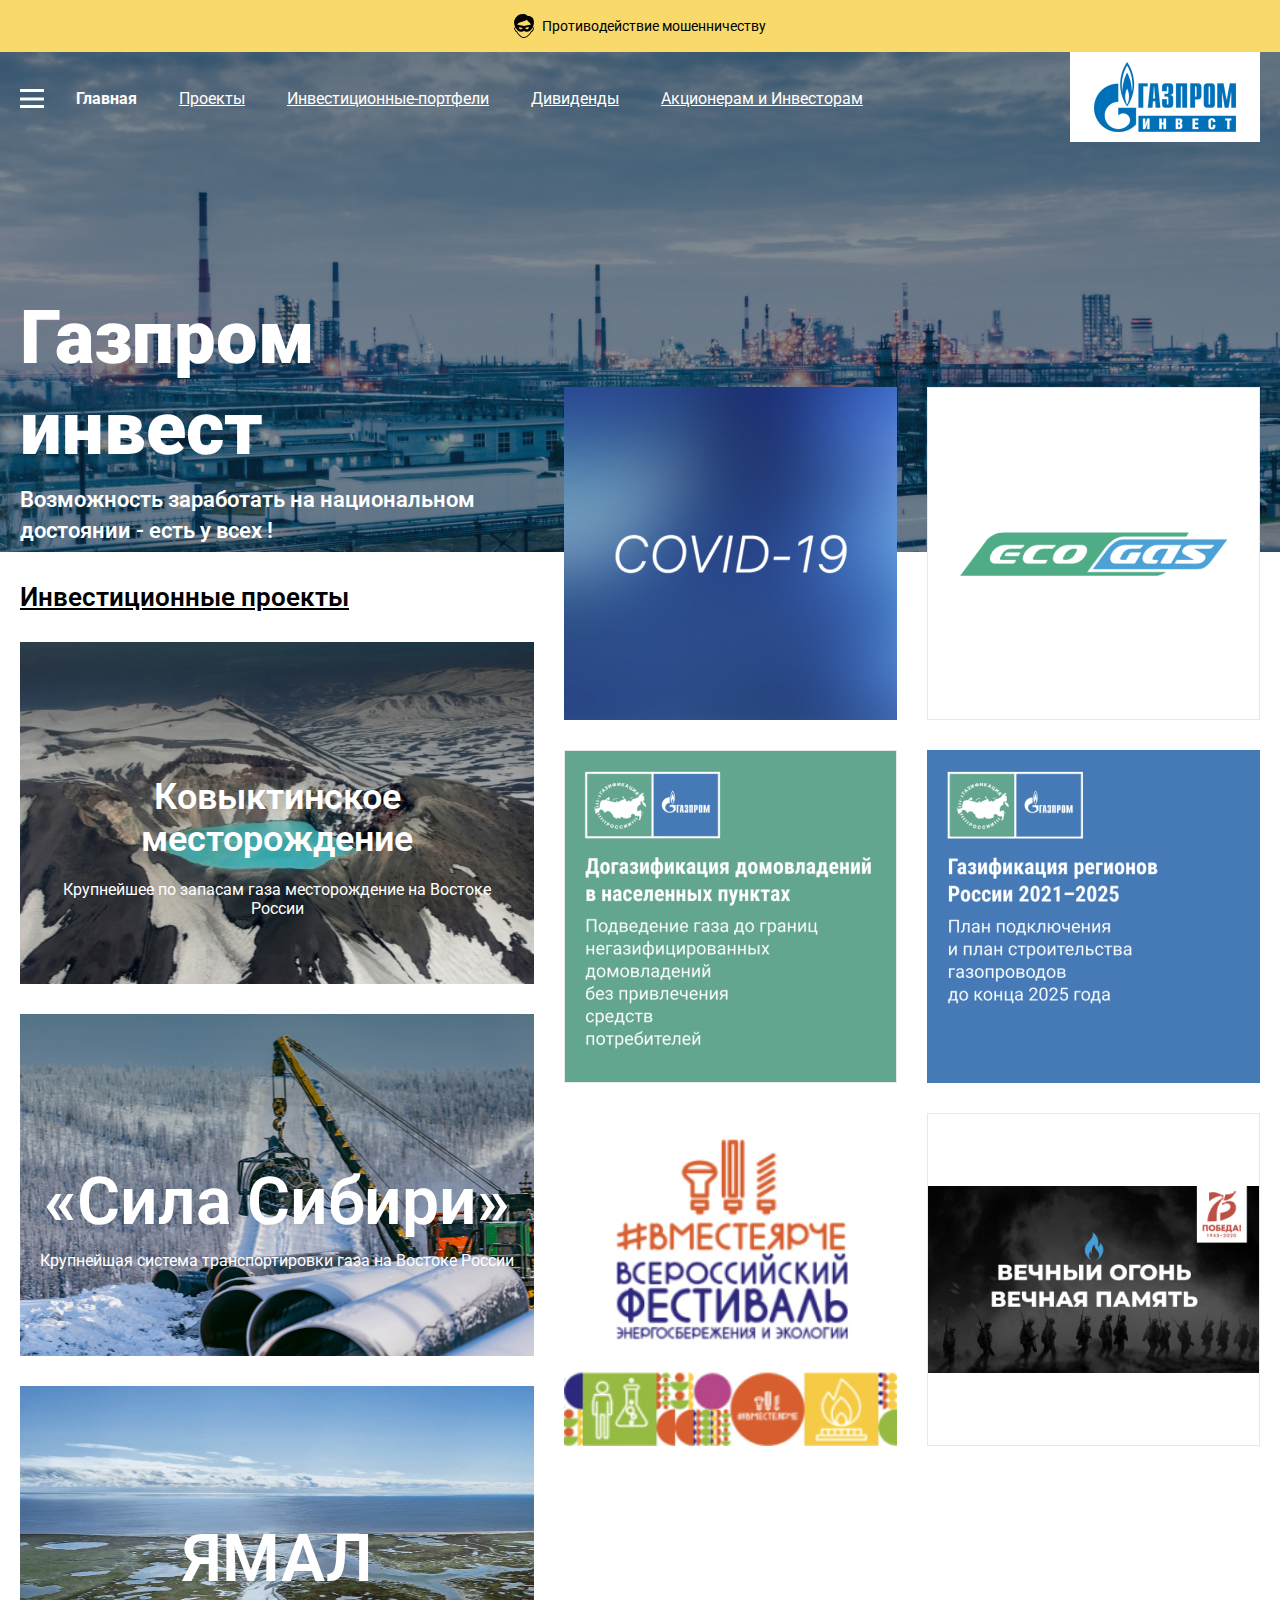
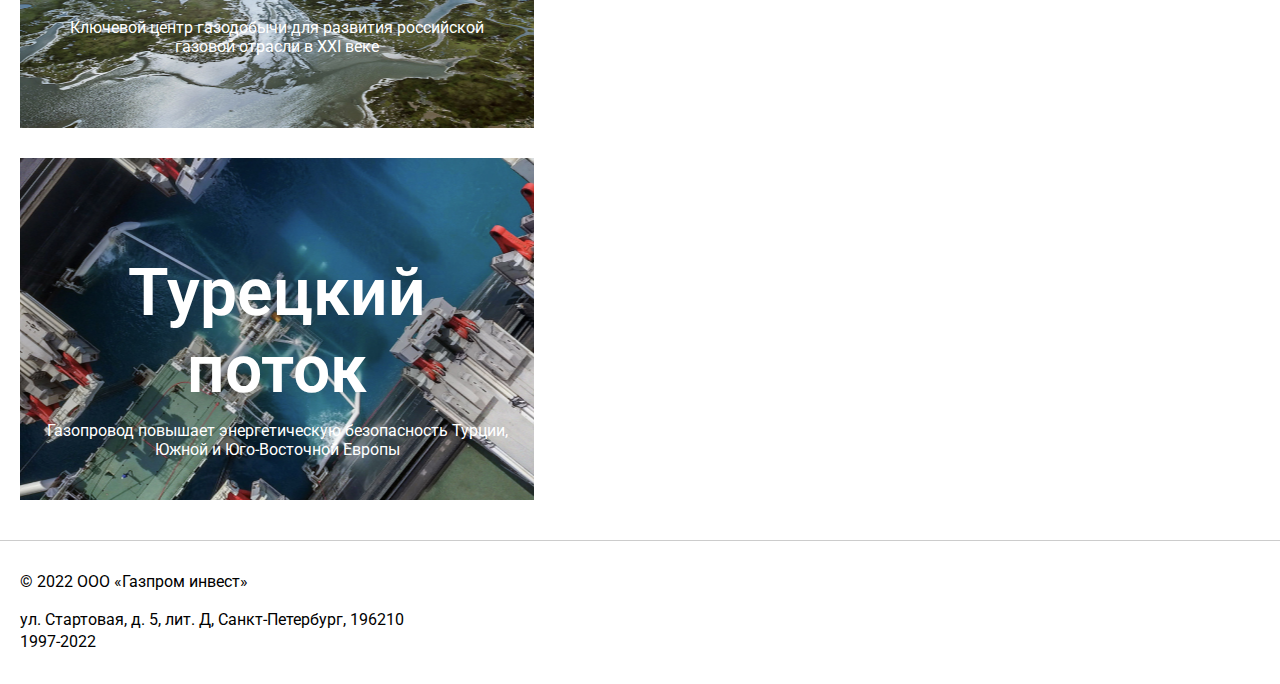
<file: index.html>
<!doctype html>
<html lang="ru">
<head>
    <meta charset="UTF-8">

    <meta name="viewport"
          content="width=device-width, user-scalable=no, initial-scale=1.0, maximum-scale=1.0, minimum-scale=1.0">
    <meta http-equiv="X-UA-Compatible" content="ie=edge">
    <title>Main</title>

    <link rel="preconnect" href="https://fonts.googleapis.com">
    <link rel="preconnect" href="https://fonts.gstatic.com" crossorigin>
    <link href="https://fonts.googleapis.com/css2?family=Roboto:wght@400;500;700;900&display=swap" rel="stylesheet">

    <link href="css/bootstrap.min.css" rel="stylesheet">
    <link rel="stylesheet" href="css/style.css">
    <link rel="stylesheet" href="css/media.css">
</head>

<body>

<div class="warning-message">
    <img src="img/icon/warning-face.svg" alt="" class="warning__img">
    <a href="fraud-warning.html" class="warning__link">Противодействие мошенничеству</a>
</div>

<header class="header header__main">
    <div class="header__wrapper">
        <div class="container header__container ">
            <div class="header__menu">
                <div class="menu__icon">
                    <span></span>
                </div>
                <nav class="menu__body">
                    <ul class="menu__list">
                        <li class="menu__item">
                            <a href="index.html" class="menu__link menu__link--active">Главная</a>
                        </li>
                        <li class="menu__item">
                            <a href="projects.html" class="menu__link">Проекты</a>
                        </li>
                        <li class="menu__item">
                            <a href="cases.html" class="menu__link">Инвестиционные-портфели</a>
                        </li>
                        <li class="menu__item">
                            <a href="dividends.html" class="menu__link">Дивиденды</a>
                        </li>
                        <li class="menu__item">
                            <a href="about-us.html" class="menu__link">Акционерам и Инвесторам</a>
                        </li>
                    </ul>
                </nav>
                <nav class="menu__body-extended">
                    <div class="menu__wrapper">

                        <div class="menu__search">
                            <a href="#" class="menu__search-btn"><img src="img/icon/search.svg" alt=""></a>
                            <input type="text" class="menu__search-text" placeholder="Что ищем?">
                        </div>
                        <div class="menu__buttons">
                            <a href="login.html" class="menu__btn menu__btn-login">Войти</a>
                            <a href="registration.html" class="menu__btn menu__btn-registration">Регистрация</a>
                        </div>
                    </div>
                    <ul class="menu__list">
                        <li class="menu__item">
                            <a href="index.html" class="menu__link">Главная</a>
                            <ul class="menu__sub-list">
                                <li class="menu__sub-item">
                                    <a href="#news" class="menu__sub-link">Новости</a>
                                </li>
                                <li class="menu__sub-item">
                                    <a href="#contacts" class="menu__sub-link">Контакты</a>
                                </li>
                            </ul>
                        </li>
                        <li class="menu__item">
                            <a href="projects.html" class="menu__link">Проекты</a>
                            <ul class="menu__sub-list">
                                <li class="menu__sub-item">
                                    <a href="projects.html#project1" class="menu__sub-link">Турецкий поток</a>
                                </li>
                                <li class="menu__sub-item">
                                    <a href="projects.html#project2" class="menu__sub-link">Северный поток - 2</a>
                                </li>
                                <li class="menu__sub-item">
                                    <a href="projects.html#project3" class="menu__sub-link">Ковыктинское месторождение</a>
                                </li>
                                <li class="menu__sub-item">
                                    <a href="projects.html#project4" class="menu__sub-link">Мегапроект ЯМАЛ</a>
                                </li>
                                <li class="menu__sub-item">
                                    <a href="projects.html#project5" class="menu__sub-link">Сила Сибири</a>
                                </li>
                                <li class="menu__sub-item">
                                    <a href="projects.html#project6" class="menu__sub-link">Заполярное месторождение</a>
                                </li>
                                <li class="menu__sub-item">
                                    <a href="projects.html#project7" class="menu__sub-link">Сахалин — Хабаровск — Владивосток</a>
                                </li>
                                <li class="menu__sub-item">
                                    <a href="projects.html#project8" class="menu__sub-link">Камчатка</a>
                                </li>
                            </ul>
                        </li>
                        <li class="menu__item">
                            <a href="dividends.html" class="menu__link">Дивиденды</a>
                            <ul class="menu__sub-list">
                                <li class="menu__sub-item">
                                    <a href="dividends.html#dividend-policy" class="menu__sub-link">Политика ПАО «Газпром»</a>
                                </li>
                                <li class="menu__sub-item">
                                    <a href="dividends.html#dividend-history" class="menu__sub-link">История дивидендных выплат</a>
                                </li>
                            </ul>
                        </li>
                        <li class="menu__item">
                            <a href="about-us.html" class="menu__link">Акционерам и Инвесторам</a>
                            <ul class="menu__sub-list">
                                <li class="menu__sub-item">
                                    <a href="about-us.html#about-stocks" class="menu__sub-link">Сведения об акциях</a>
                                </li>
                                <li class="menu__sub-item">
                                    <a href="about-us.html#about-history" class="menu__sub-link">История акционерного капитала</a>
                                </li>
                            </ul>
                        </li>
                    </ul>
                </nav>
            </div>
            <a href="index.html" class="header__logo"><img src="img/logo.png" alt="logo"></a>
        </div>
    </div>
</header>

<main class="main-page">
    <div class="container">
        <div class="wrapper">
            <div class="wrapper-title">
                <h1 class="main-page__title">Газпром инвест</h1>
                <h6 class="main-page__subtitle">Возможность заработать на национальном достоянии - есть у всех !</h6>
            </div>
            <div class="wrapper-project">
                <h6 class="main-page__project-title">Инвестиционные проекты</h6>
                <div class="main-page__project" style="background-image: url(img/project-1.jpg);">
                    <h2 class="title" id="main-page__project--2-title">Ковыктинское месторождение</h2>
                    <p class="text">Крупнейшее по запасам газа месторождение на Востоке России</p>
                </div>
                <div class="main-page__project" style="background-image: url(img/project-2.jpg);">
                    <h2 class="title main-page__project--3-title">«Сила Сибири»</h2>
                    <p class="text">Крупнейшая система транспортировки газа на Востоке России</p>
                </div>
                <div class="main-page__project" style="background-image: url(img/project-3.jpg);">
                    <h2 class="title main-page__project--4-title">ЯМАЛ</h2>
                    <p class="text">Ключевой центр газодобычи для развития российской газовой отрасли в XXI веке</p>
                </div>
                <div class="main-page__project" style="background-image: url(img/project-4.jpg);">
                    <h2 class="title main-page__project--5-title">Турецкий поток</h2>
                    <p class="text">Газопровод повышает энергетическую безопасность Турции, Южной и Юго-Восточной Европы</p>
                </div>
            </div>
            <div class="wrapper-banner">
                <div class="wrapper-inner" id="news">
                    <div class="main-page__banner" style="background-image: url(img/banner-1.jpg);"></div>
                    <div class="main-page__banner" style="background-image: url(img/banner-2.jpg);"></div>
                    <div class="main-page__banner" style="background-image: url(img/banner-3.jpg);"></div>
                    <div class="main-page__banner" style="background-image: url(img/banner-4.jpg);"></div>
                    <div class="main-page__banner" style="background-image: url(img/banner-5.jpg);"></div>
                    <div class="main-page__banner" style="background-image: url(img/banner-6.jpg);"></div>
                </div>
            </div>
        </div>
   </div>
</main>

<footer class="footer" id="contacts">
    <hr class="footer__line">
    <div class="container">
        <div class="footer__wrapper">
            <p class="footer__text">© 2022 ООО «Газпром инвест»</p>
            <p class="footer__text">ул. Стартовая, д. 5, лит. Д, Санкт-Петербург, 196210 1997-2022</p>
        </div>
    </div>
</footer>

<script src="js/main.js"></script>

</body>
</html>
</file>
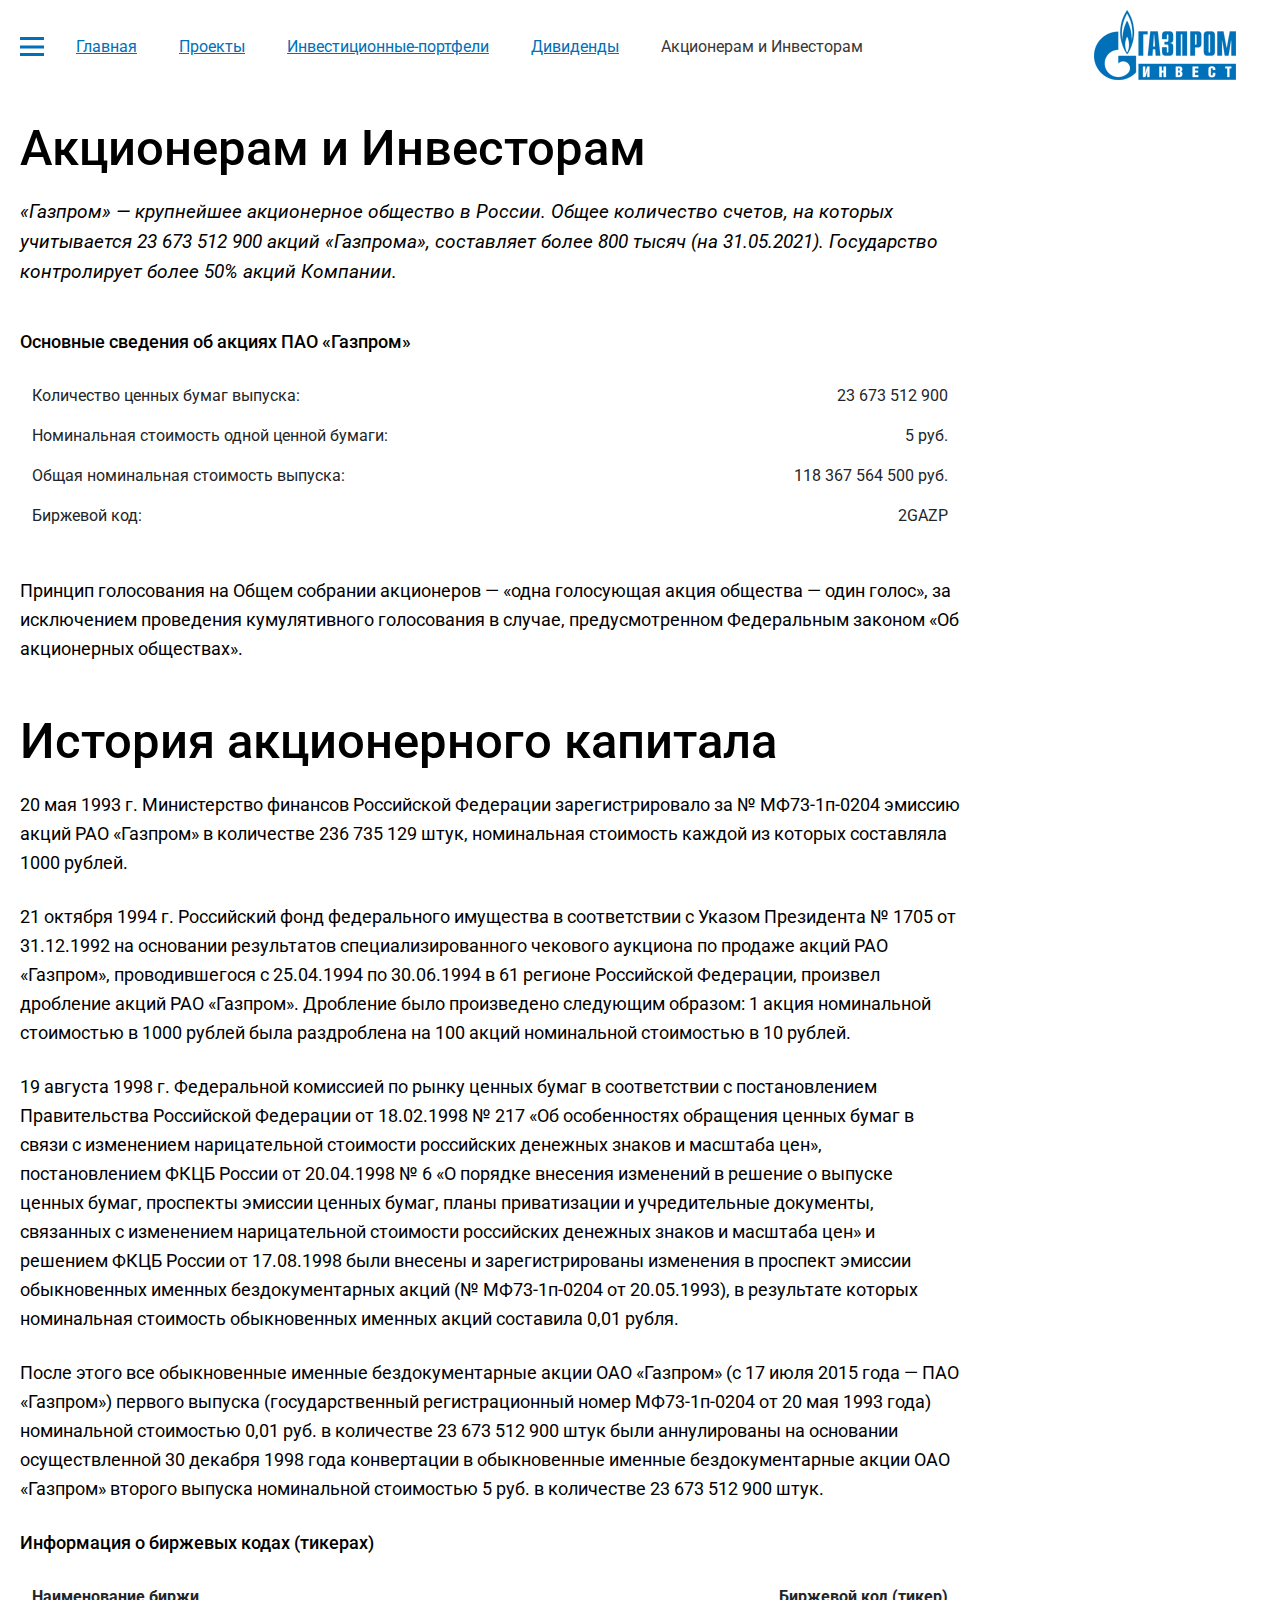
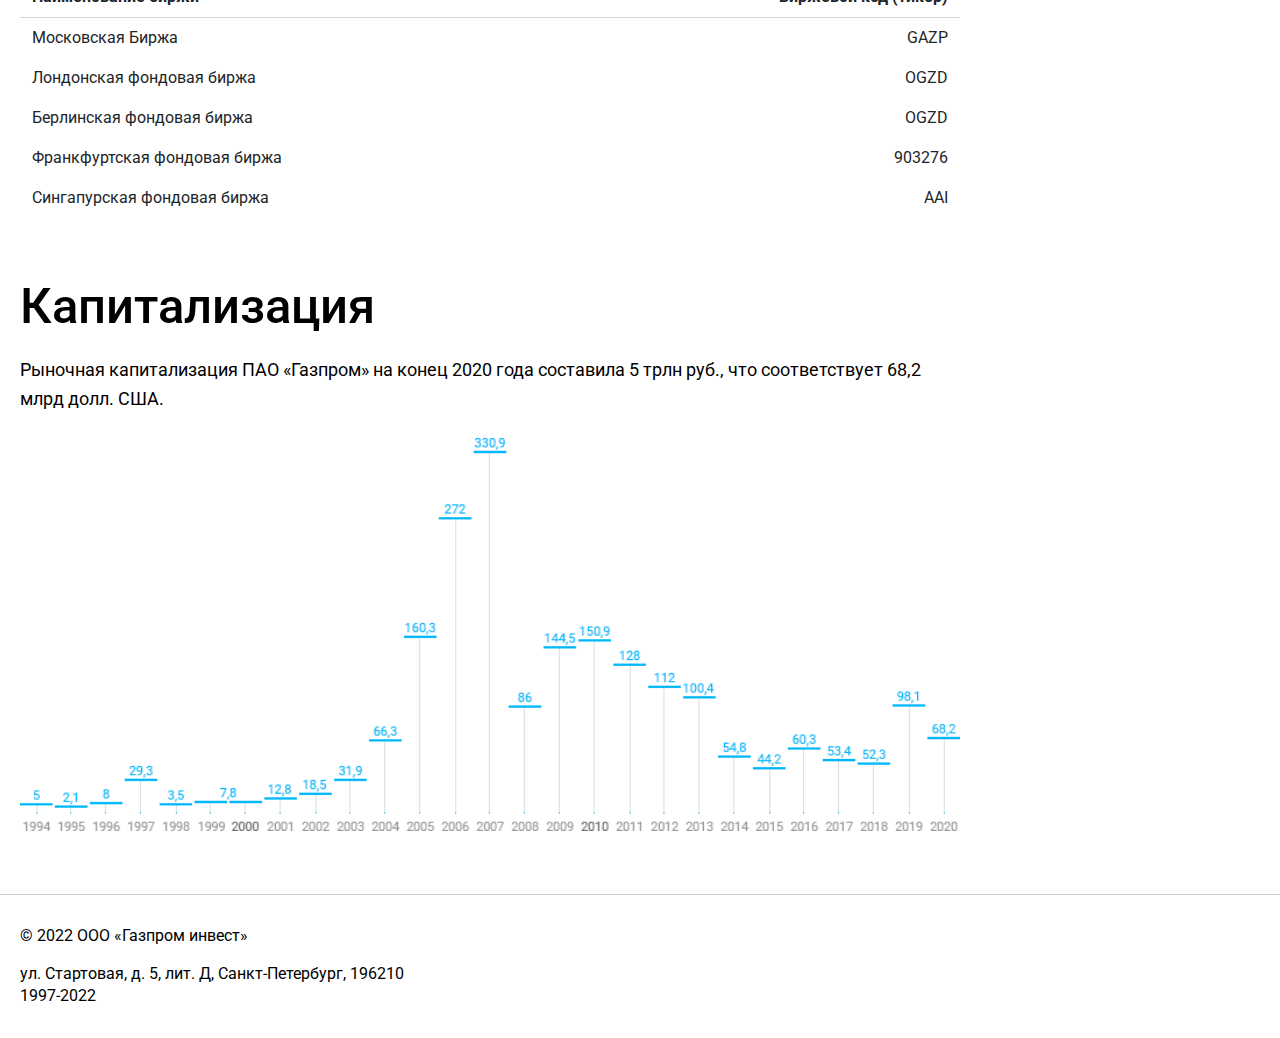
<file: about-us.html>
<!doctype html>
<html lang="ru">
<head>
    <meta charset="UTF-8">

    <meta name="viewport"
          content="width=device-width, user-scalable=no, initial-scale=1.0, maximum-scale=1.0, minimum-scale=1.0">
    <meta http-equiv="X-UA-Compatible" content="ie=edge">
    <title>For shareholders and investors</title>

    <link rel="preconnect" href="https://fonts.googleapis.com">
    <link rel="preconnect" href="https://fonts.gstatic.com" crossorigin>
    <link href="https://fonts.googleapis.com/css2?family=Roboto:wght@400;500;700;900&display=swap" rel="stylesheet">

    <link href="css/bootstrap.min.css" rel="stylesheet">
    <link rel="stylesheet" href="css/style.css">
    <link rel="stylesheet" href="css/media.css">
</head>

<body>

<header class="header">
    <div class="header__wrapper">
        <div class="container header__container">
        <div class="header__menu">
            <div class="menu__icon menu__icon--light">
                <span></span>
            </div>
            <nav class="menu__body">
                <ul class="menu__list">
                    <li class="menu__item">
                        <a href="index.html" class="menu__link menu__link--light">Главная</a>
                    </li>
                    <li class="menu__item">
                        <a href="projects.html" class="menu__link menu__link--light">Проекты</a>
                    </li>
                    <li class="menu__item">
                        <a href="cases.html" class="menu__link menu__link--light">Инвестиционные-портфели</a>
                    </li>
                    <li class="menu__item">
                        <a href="dividends.html" class="menu__link menu__link--light">Дивиденды</a>
                    </li>
                    <li class="menu__item">
                        <a href="about-us.html" class="menu__link menu__link--light menu__link--activelight">Акционерам и Инвесторам</a>
                    </li>
                </ul>
            </nav>

            <nav class="menu__body-extended">
                <div class="menu__wrapper">
                    <div class="menu__search">
                        <a href="#" class="menu__search-btn"><img src="img/icon/search.svg" alt=""></a>
                        <input type="text" class="menu__search-text" placeholder="Что ищем?">
                    </div>
                    <div class="menu__buttons">
                        <a href="login.html" class="menu__btn menu__btn-login">Войти</a>
                        <a href="registration.html" class="menu__btn menu__btn-registration">Регистрация</a>
                    </div>
                </div>

                <ul class="menu__list">
                    <li class="menu__item">
                        <a href="index.html" class="menu__link">Главная</a>
                        <ul class="menu__sub-list">
                            <li class="menu__sub-item">
                                <a href="index.html#news" class="menu__sub-link">Новости</a>
                            </li>
                            <li class="menu__sub-item">
                                <a href="index.html#contacts" class="menu__sub-link">Контакты</a>
                            </li>
                        </ul>
                    </li>
                    <li class="menu__item">
                        <a href="projects.html" class="menu__link">Проекты</a>
                        <ul class="menu__sub-list">
                            <li class="menu__sub-item">
                                <a href="projects.html#project1" class="menu__sub-link">Турецкий поток</a>
                            </li>
                            <li class="menu__sub-item">
                                <a href="projects.html#project2" class="menu__sub-link">Северный поток - 2</a>
                            </li>
                            <li class="menu__sub-item">
                                <a href="projects.html#project3" class="menu__sub-link">Ковыктинское месторождение</a>
                            </li>
                            <li class="menu__sub-item">
                                <a href="projects.html#project4" class="menu__sub-link">Мегапроект ЯМАЛ</a>
                            </li>
                            <li class="menu__sub-item">
                                <a href="projects.html#project5" class="menu__sub-link">Сила Сибири</a>
                            </li>
                            <li class="menu__sub-item">
                                <a href="projects.html#project6" class="menu__sub-link">Заполярное месторождение</a>
                            </li>
                            <li class="menu__sub-item">
                                <a href="projects.html#project7" class="menu__sub-link">Сахалин — Хабаровск — Владивосток</a>
                            </li>
                            <li class="menu__sub-item">
                                <a href="projects.html#project8" class="menu__sub-link">Камчатка</a>
                            </li>
                        </ul>
                    </li>
                    <li class="menu__item">
                        <a href="dividends.html" class="menu__link">Дивиденды</a>
                        <ul class="menu__sub-list">
                            <li class="menu__sub-item">
                                <a href="dividends.html#dividend-policy" class="menu__sub-link">Политика ПАО «Газпром»</a>
                            </li>
                            <li class="menu__sub-item">
                                <a href="dividends.html#dividend-history" class="menu__sub-link">История дивидендных выплат</a>
                            </li>
                        </ul>
                    </li>
                    <li class="menu__item">
                        <a href="about-us.html" class="menu__link">Акционерам и Инвесторам</a>
                        <ul class="menu__sub-list">
                            <li class="menu__sub-item">
                                <a href="#about-stocks" class="menu__sub-link">Сведения об акциях</a>
                            </li>
                            <li class="menu__sub-item">
                                <a href="#about-history" class="menu__sub-link">История акционерного капитала</a>
                            </li>
                        </ul>
                    </li>
                </ul>
            </nav>

        </div>
        <a href="index.html" class="header__logo"><img src="img/logo.png" alt="logo"></a>
    </div>
    </div>
</header>

<main class="about-us">
    <div class="container">
        <h1 class="about__title">Акционерам и Инвесторам</h1>
        <p class="about__text-italic">«Газпром» — крупнейшее акционерное общество в России. Общее количество счетов, на которых учитывается 23 673 512 900 акций «Газпрома», составляет более 800 тысяч (на 31.05.2021). Государство контролирует более 50% акций Компании.</p>
        <p class="about__text-bold" id="about-stocks">Основные сведения об акциях ПАО «Газпром»</p>
        <table class="table about__table-stocks">
            <tbody>
            <tr>
                <td>Количество ценных бумаг выпуска:</td>
                <td>23 673 512 900</td>
            </tr>
            <tr>
                <td>Номинальная стоимость одной ценной бумаги:</td>
                <td>5 руб.</td>
            </tr>
            <tr>
                <td>Общая номинальная стоимость выпуска:</td>
                <td>118 367 564 500 руб.</td>
            </tr>
            <tr>
                <td>Биржевой код:</td>
                <td>2GAZP</td>
            </tr>
            </tbody>
        </table>
        <p class="about__text">Принцип голосования на Общем собрании акционеров — «одна голосующая акция общества — один голос», за исключением проведения кумулятивного голосования в случае, предусмотренном Федеральным законом «Об акционерных обществах».</p>
        <h1 class="about__title about__title--margin">История акционерного капитала</h1>
        <p class="about__text">20 мая 1993 г. Министерство финансов Российской Федерации зарегистрировало за № МФ73-1п-0204 эмиссию акций РАО «Газпром» в количестве 236 735 129 штук, номинальная стоимость каждой из которых составляла 1000 рублей.</p>
        <p class="about__text">21 октября 1994 г. Российский фонд федерального имущества в соответствии с Указом Президента № 1705 от 31.12.1992 на основании результатов специализированного чекового аукциона по продаже акций РАО «Газпром», проводившегося с 25.04.1994 по 30.06.1994 в 61 регионе Российской Федерации, произвел дробление акций РАО «Газпром». Дробление было произведено следующим образом: 1 акция номинальной стоимостью в 1000 рублей была раздроблена на 100 акций номинальной стоимостью в 10 рублей.</p>
        <p class="about__text">19 августа 1998 г. Федеральной комиссией по рынку ценных бумаг в соответствии с постановлением Правительства Российской Федерации от 18.02.1998 № 217 «Об особенностях обращения ценных бумаг в связи с изменением нарицательной стоимости российских денежных знаков и масштаба цен», постановлением ФКЦБ России от 20.04.1998 № 6 «О порядке внесения изменений в решение о выпуске ценных бумаг, проспекты эмиссии ценных бумаг, планы приватизации и учредительные документы, связанных с изменением нарицательной стоимости российских денежных знаков и масштаба цен» и решением ФКЦБ России от 17.08.1998 были внесены и зарегистрированы изменения в проспект эмиссии обыкновенных именных бездокументарных акций (№ МФ73-1п-0204 от 20.05.1993), в результате которых номинальная стоимость обыкновенных именных акций составила 0,01 рубля.</p>
        <p class="about__text">После этого все обыкновенные именные бездокументарные акции ОАО «Газпром» (с 17 июля 2015 года — ПАО «Газпром») первого выпуска (государственный регистрационный номер МФ73-1п-0204 от 20 мая 1993 года) номинальной стоимостью 0,01 руб. в количестве 23 673 512 900 штук были аннулированы на основании осуществленной 30 декабря 1998 года конвертации в обыкновенные именные бездокументарные акции ОАО «Газпром» второго выпуска номинальной стоимостью 5 руб. в количестве 23 673 512 900 штук.</p>
        <p class="about__text-bold" id="about-history">Информация о биржевых кодах (тикерах)</p>
        <table class="table about__table-exchanges">
            <thead>
            <tr>
                <th>Наименование биржи</th>
                <th>Биржевой код (тикер)</th>
            </tr>
            </thead>
            <tbody>
            <tr>
                <td>Московская Биржа</td>
                <td>GAZP</td>
            </tr>
            <tr>
                <td>Лондонская фондовая биржа</td>
                <td>OGZD</td>
            </tr>
            <tr>
                <td>Берлинская фондовая биржа</td>
                <td>OGZD</td>
            </tr>
            <tr>
                <td>Франкфуртская фондовая биржа</td>
                <td>903276</td>
            </tr>
            <tr>
                <td>Сингапурская фондовая биржа</td>
                <td>AAI</td>
            </tr>
            </tbody>
        </table>
        <h1 class="about__title">Капитализация</h1>
        <p class="about__text">Рыночная капитализация ПАО «Газпром» на конец 2020 года составила 5 трлн руб., что соответствует 68,2 млрд долл. США.</p>
        <img src="img/graph.png" alt="" class="about__graph">
    </div>
</main>

<footer class="footer">
    <hr class="footer__line">
    <div class="container">
        <div class="footer__wrapper">
            <p class="footer__text">© 2022 ООО «Газпром инвест»</p>
            <p class="footer__text">ул. Стартовая, д. 5, лит. Д, Санкт-Петербург, 196210 1997-2022</p>
        </div>
    </div>
</footer>

<script src="js/main.js"></script>
</body>
</html>
</file>
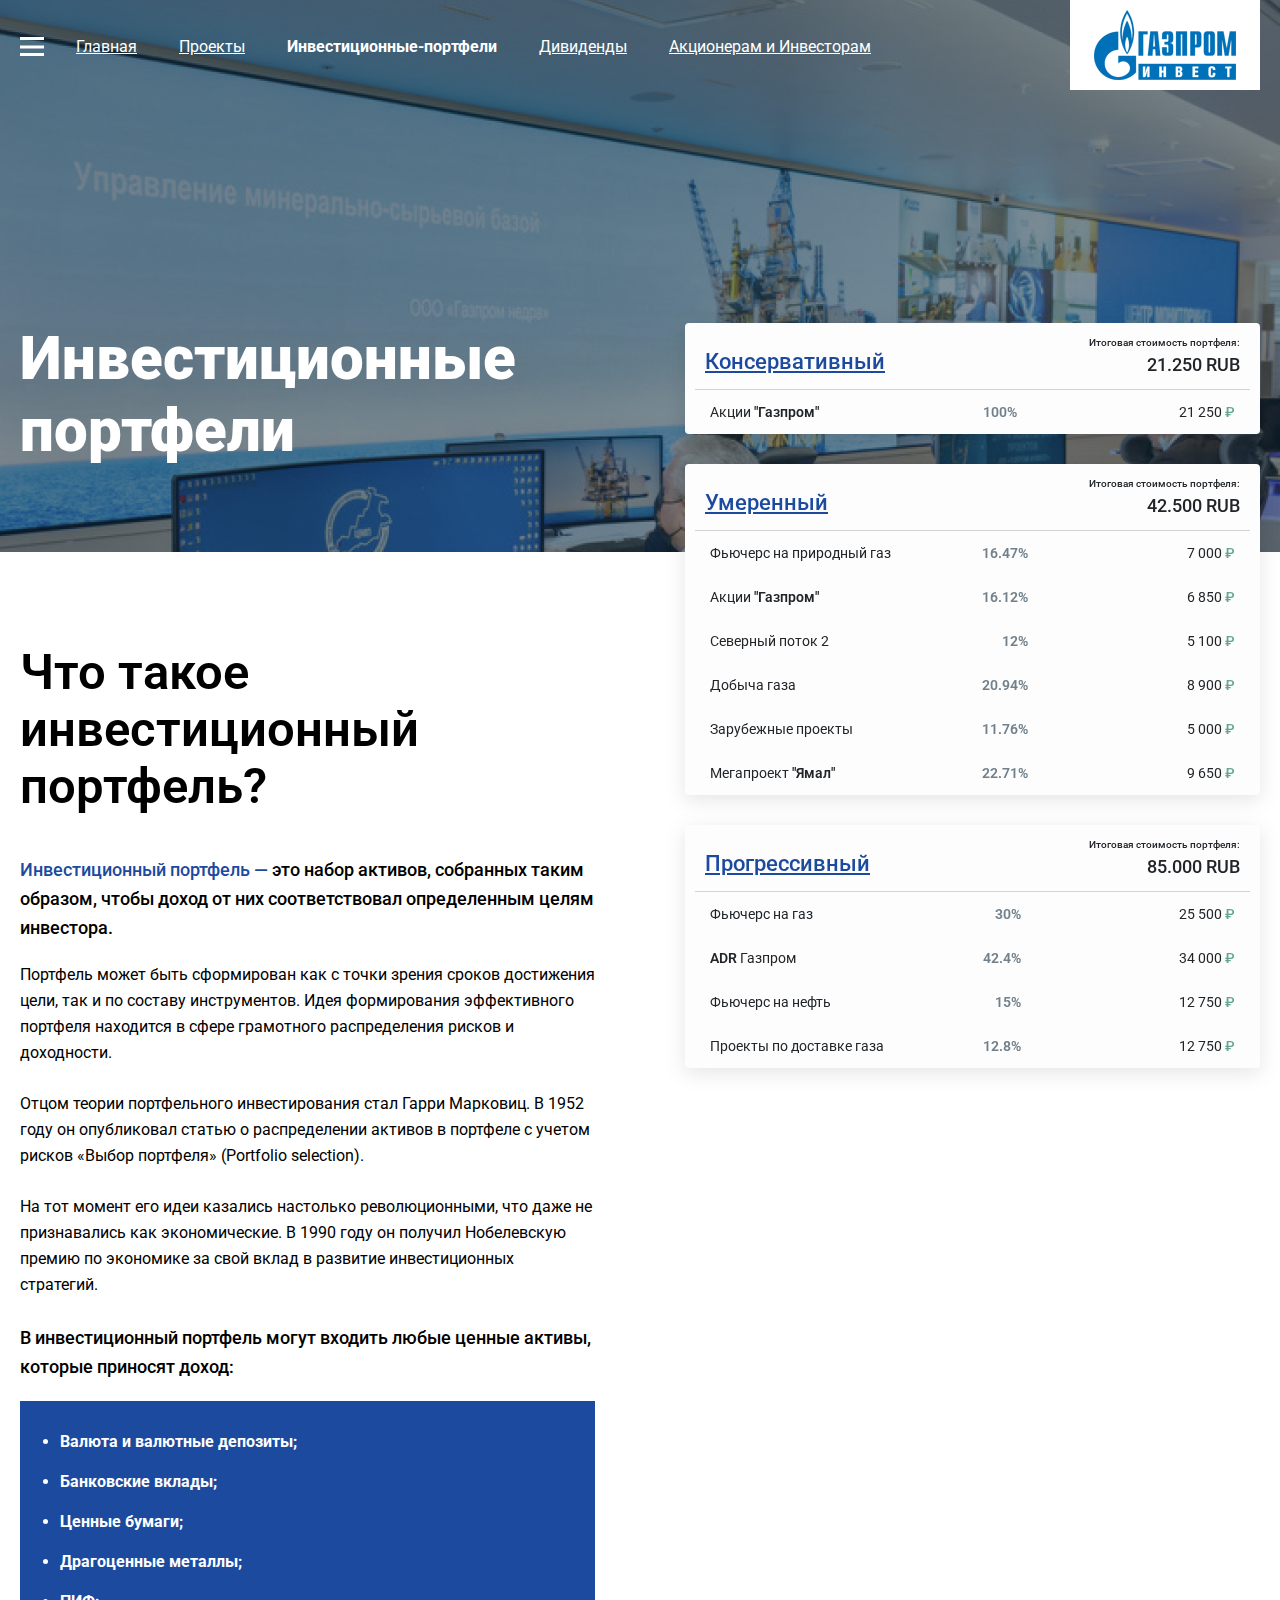
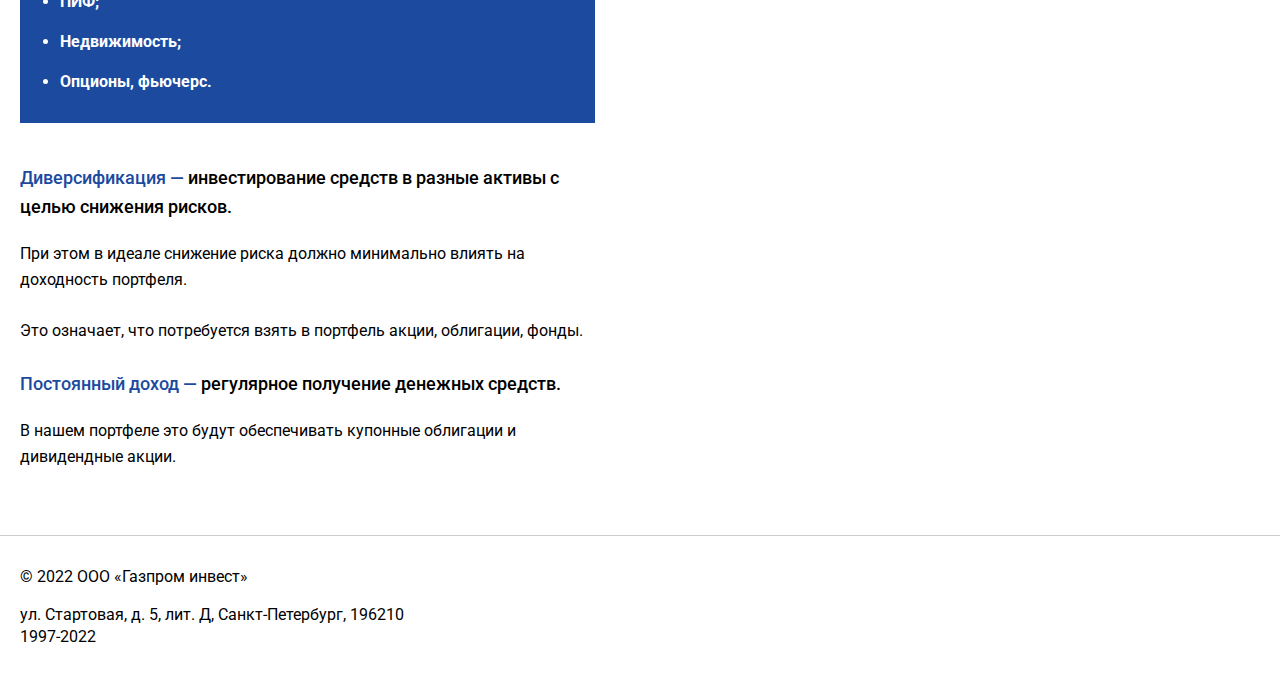
<file: cases.html>
<!doctype html>
<html lang="ru">
<head>
    <meta charset="UTF-8">

    <meta name="viewport"
          content="width=device-width, user-scalable=no, initial-scale=1.0, maximum-scale=1.0, minimum-scale=1.0">
    <meta http-equiv="X-UA-Compatible" content="ie=edge">
    <title>Investment portfolios</title>

    <link rel="preconnect" href="https://fonts.googleapis.com">
    <link rel="preconnect" href="https://fonts.gstatic.com" crossorigin>
    <link href="https://fonts.googleapis.com/css2?family=Roboto:wght@400;500;700;900&display=swap" rel="stylesheet">

    <link href="css/bootstrap.min.css" rel="stylesheet">
    <link rel="stylesheet" href="css/style.css">
    <link rel="stylesheet" href="css/media.css">
</head>

<body>

<header class="header header__investments">
    <div class="header__wrapper">
        <div class="container header__container">
        <div class="header__menu">
            <div class="menu__icon">
                <span></span>
            </div>
            <nav class="menu__body">
                <ul class="menu__list">
                    <li class="menu__item">
                        <a href="index.html" class="menu__link">Главная</a>
                    </li>
                    <li class="menu__item">
                        <a href="projects.html" class="menu__link">Проекты</a>
                    </li>
                    <li class="menu__item">
                        <a href="cases.html" class="menu__link menu__link--active">Инвестиционные-портфели</a>
                    </li>
                    <li class="menu__item">
                        <a href="dividends.html" class="menu__link">Дивиденды</a>
                    </li>
                    <li class="menu__item">
                        <a href="about-us.html" class="menu__link">Акционерам и Инвесторам</a>
                    </li>
                </ul>
            </nav>

            <nav class="menu__body-extended">
                <div class="menu__wrapper">
                    <div class="menu__search">
                        <a href="#" class="menu__search-btn"><img src="img/icon/search.svg" alt=""></a>
                        <input type="text" class="menu__search-text" placeholder="Что ищем?">
                    </div>
                    <div class="menu__buttons">
                        <a href="login.html" class="menu__btn menu__btn-login">Войти</a>
                        <a href="registration.html" class="menu__btn menu__btn-registration">Регистрация</a>
                    </div>
                </div>

                <ul class="menu__list">
                    <li class="menu__item">
                        <a href="index.html" class="menu__link">Главная</a>
                        <ul class="menu__sub-list">
                            <li class="menu__sub-item">
                                <a href="index.html#news" class="menu__sub-link">Новости</a>
                            </li>
                            <li class="menu__sub-item">
                                <a href="index.html#contacts" class="menu__sub-link">Контакты</a>
                            </li>
                        </ul>
                    </li>
                    <li class="menu__item">
                        <a href="projects.html" class="menu__link">Проекты</a>
                        <ul class="menu__sub-list">
                            <li class="menu__sub-item">
                                <a href="projects.html#project1" class="menu__sub-link">Турецкий поток</a>
                            </li>
                            <li class="menu__sub-item">
                                <a href="projects.html#project2" class="menu__sub-link">Северный поток - 2</a>
                            </li>
                            <li class="menu__sub-item">
                                <a href="projects.html#project3" class="menu__sub-link">Ковыктинское месторождение</a>
                            </li>
                            <li class="menu__sub-item">
                                <a href="projects.html#project4" class="menu__sub-link">Мегапроект ЯМАЛ</a>
                            </li>
                            <li class="menu__sub-item">
                                <a href="projects.html#project5" class="menu__sub-link">Сила Сибири</a>
                            </li>
                            <li class="menu__sub-item">
                                <a href="projects.html#project6" class="menu__sub-link">Заполярное месторождение</a>
                            </li>
                            <li class="menu__sub-item">
                                <a href="projects.html#project7" class="menu__sub-link">Сахалин — Хабаровск — Владивосток</a>
                            </li>
                            <li class="menu__sub-item">
                                <a href="projects.html#project8" class="menu__sub-link">Камчатка</a>
                            </li>
                        </ul>
                    </li>
                    <li class="menu__item">
                        <a href="dividends.html" class="menu__link">Дивиденды</a>
                        <ul class="menu__sub-list">
                            <li class="menu__sub-item">
                                <a href="dividends.html#dividend-policy" class="menu__sub-link">Политика ПАО «Газпром»</a>
                            </li>
                            <li class="menu__sub-item">
                                <a href="dividends.html#dividend-history" class="menu__sub-link">История дивидендных выплат</a>
                            </li>
                        </ul>
                    </li>
                    <li class="menu__item">
                        <a href="about-us.html" class="menu__link">Акционерам и Инвесторам</a>
                        <ul class="menu__sub-list">
                            <li class="menu__sub-item">
                                <a href="about-us.html#about-stocks" class="menu__sub-link">Сведения об акциях</a>
                            </li>
                            <li class="menu__sub-item">
                                <a href="about-us.html#about-history" class="menu__sub-link">История акционерного капитала</a>
                            </li>
                        </ul>
                    </li>
                </ul>
            </nav>

        </div>
        <a href="index.html" class="header__logo"><img src="img/logo.png" alt="logo"></a>
    </div>
    </div>
</header>

<main class="investments">
    <div class="container">
        <div class="investments__wrapper">
            <h1 class="investments__title">Инвестиционные портфели</h1>
            <div class="investments__content">
                <h6 class="investments__subtitle">Что такое инвестиционный портфель?</h6>
                <p class="investments__text-bold"><span>Инвестиционный портфель —</span> это набор активов, собранных таким образом, чтобы доход от них соответствовал определенным целям инвестора.</p>
                <p class="investments__text">Портфель может быть сформирован как с точки зрения сроков достижения цели, так и по составу инструментов. Идея формирования эффективного портфеля находится в сфере грамотного распределения рисков и доходности.</p>
                <p class="investments__text">Отцом теории портфельного инвестирования стал Гарри Марковиц. В 1952 году он опубликовал статью о распределении активов в портфеле с учетом рисков «Выбор портфеля» (Portfolio selection).</p>
                <p class="investments__text">На тот момент его идеи казались настолько революционными, что даже не признавались как экономические. В 1990 году он получил Нобелевскую премию по экономике за свой вклад в развитие инвестиционных стратегий.</p>
                <p class="investments__text-bold">В инвестиционный портфель могут входить любые ценные активы, которые приносят доход:</p>
                <ul class="investments__list">
                    <li class="investments__item">Валюта и валютные депозиты;</li>
                    <li class="investments__item">Банковские вклады;</li>
                    <li class="investments__item">Ценные бумаги;</li>
                    <li class="investments__item">Драгоценные металлы;</li>
                    <li class="investments__item">ПИФ;</li>
                    <li class="investments__item">Недвижимость;</li>
                    <li class="investments__item">Опционы, фьючерс.</li>
                </ul>
                <p class="investments__text-bold"><span>Диверсификация —</span> инвестирование средств в разные активы с целью снижения рисков.</p>
                <p class="investments__text">При этом в идеале снижение риска должно минимально влиять на доходность портфеля.</p>
                <p class="investments__text">Это означает, что потребуется взять в портфель акции, облигации, фонды.</p>
                <p class="investments__text-bold"><span>Постоянный доход —</span> регулярное получение денежных средств.</p>
                <p class="investments__text">В нашем портфеле это будут обеспечивать купонные облигации и дивидендные акции.</p>
            </div>
            <div class="investments__tables">

                <div class="investments__table-wrapper">
                    <table class="table investments__table">
                        <thead>
                        <tr>
                            <th>Консервативный</th>
                            <th></th>
                            <th><p>Итоговая стоимость портфеля:</p><span>21.250 RUB</span></th>
                        </tr>
                        </thead>
                        <tbody>
                        <tr>
                            <td>Акции <span>"Газпром"</span></td>
                            <td>100%</td>
                            <td>21 250 <span>₽</span></td>
                        </tr>
                        </tbody>
                    </table>
                </div>
                <div class="investments__table-wrapper">
                    <table class="table investments__table">
                        <thead>
                        <tr>
                            <th>Умеренный</th>
                            <th></th>
                            <th><p>Итоговая стоимость портфеля:</p><span>42.500 RUB</span></th>
                        </tr>
                        </thead>
                        <tbody>
                        <tr>
                            <td>Фьючерс на природный газ</td>
                            <td>16.47%</td>
                            <td>7 000 <span>₽</span></td>
                        </tr>
                        <tr>
                            <td>Акции <span>"Газпром"</span></td>
                            <td>16.12%</td>
                            <td>6 850 <span>₽</span></td>
                        </tr>
                        <tr>
                            <td>Северный поток 2</td>
                            <td>12%</td>
                            <td>5 100 <span>₽</span></td>
                        </tr>
                        <tr>
                            <td>Добыча газа</td>
                            <td>20.94%</td>
                            <td>8 900 <span>₽</span></td>
                        </tr>
                        <tr>
                            <td>Зарубежные проекты</td>
                            <td>11.76%</td>
                            <td>5 000 <span>₽</span></td>
                        </tr>
                        <tr>
                            <td>Мегапроект <span>"Ямал"</span></td>
                            <td>22.71%</td>
                            <td>9 650 <span>₽</span></td>
                        </tr>
                        </tbody>
                    </table>
                </div>
                <div class="investments__table-wrapper">
                    <table class="table investments__table">
                        <thead>
                        <tr>
                            <th>Прогрессивный</th>
                            <th></th>
                            <th><p>Итоговая стоимость портфеля:</p><span>85.000 RUB</span></th>
                        </tr>
                        </thead>
                        <tbody>
                        <tr>
                            <td>Фьючерс на газ</td>
                            <td>30%</td>
                            <td>25 500 <span>₽</span></td>
                        </tr>
                        <tr>
                            <td><span>ADR</span> Газпром</td>
                            <td>42.4%</td>
                            <td>34 000 <span>₽</span></td>
                        </tr>
                        <tr>
                            <td>Фьючерс на нефть</td>
                            <td>15%</td>
                            <td>12 750 <span>₽</span></td>
                        </tr>
                        <tr>
                            <td>Проекты по доставке газа</td>
                            <td>12.8%</td>
                            <td>12 750 <span>₽</span></td>
                        </tr>
                        </tbody>
                    </table>
                </div>

            </div>
        </div>
    </div>
</main>

<footer class="footer" id="contacts">
    <hr class="footer__line">
    <div class="container">
        <div class="footer__wrapper">
            <p class="footer__text">© 2022 ООО «Газпром инвест»</p>
            <p class="footer__text">ул. Стартовая, д. 5, лит. Д, Санкт-Петербург, 196210 1997-2022</p>
        </div>
    </div>
</footer>

<script src="js/main.js"></script>

</body>
</html>
</file>
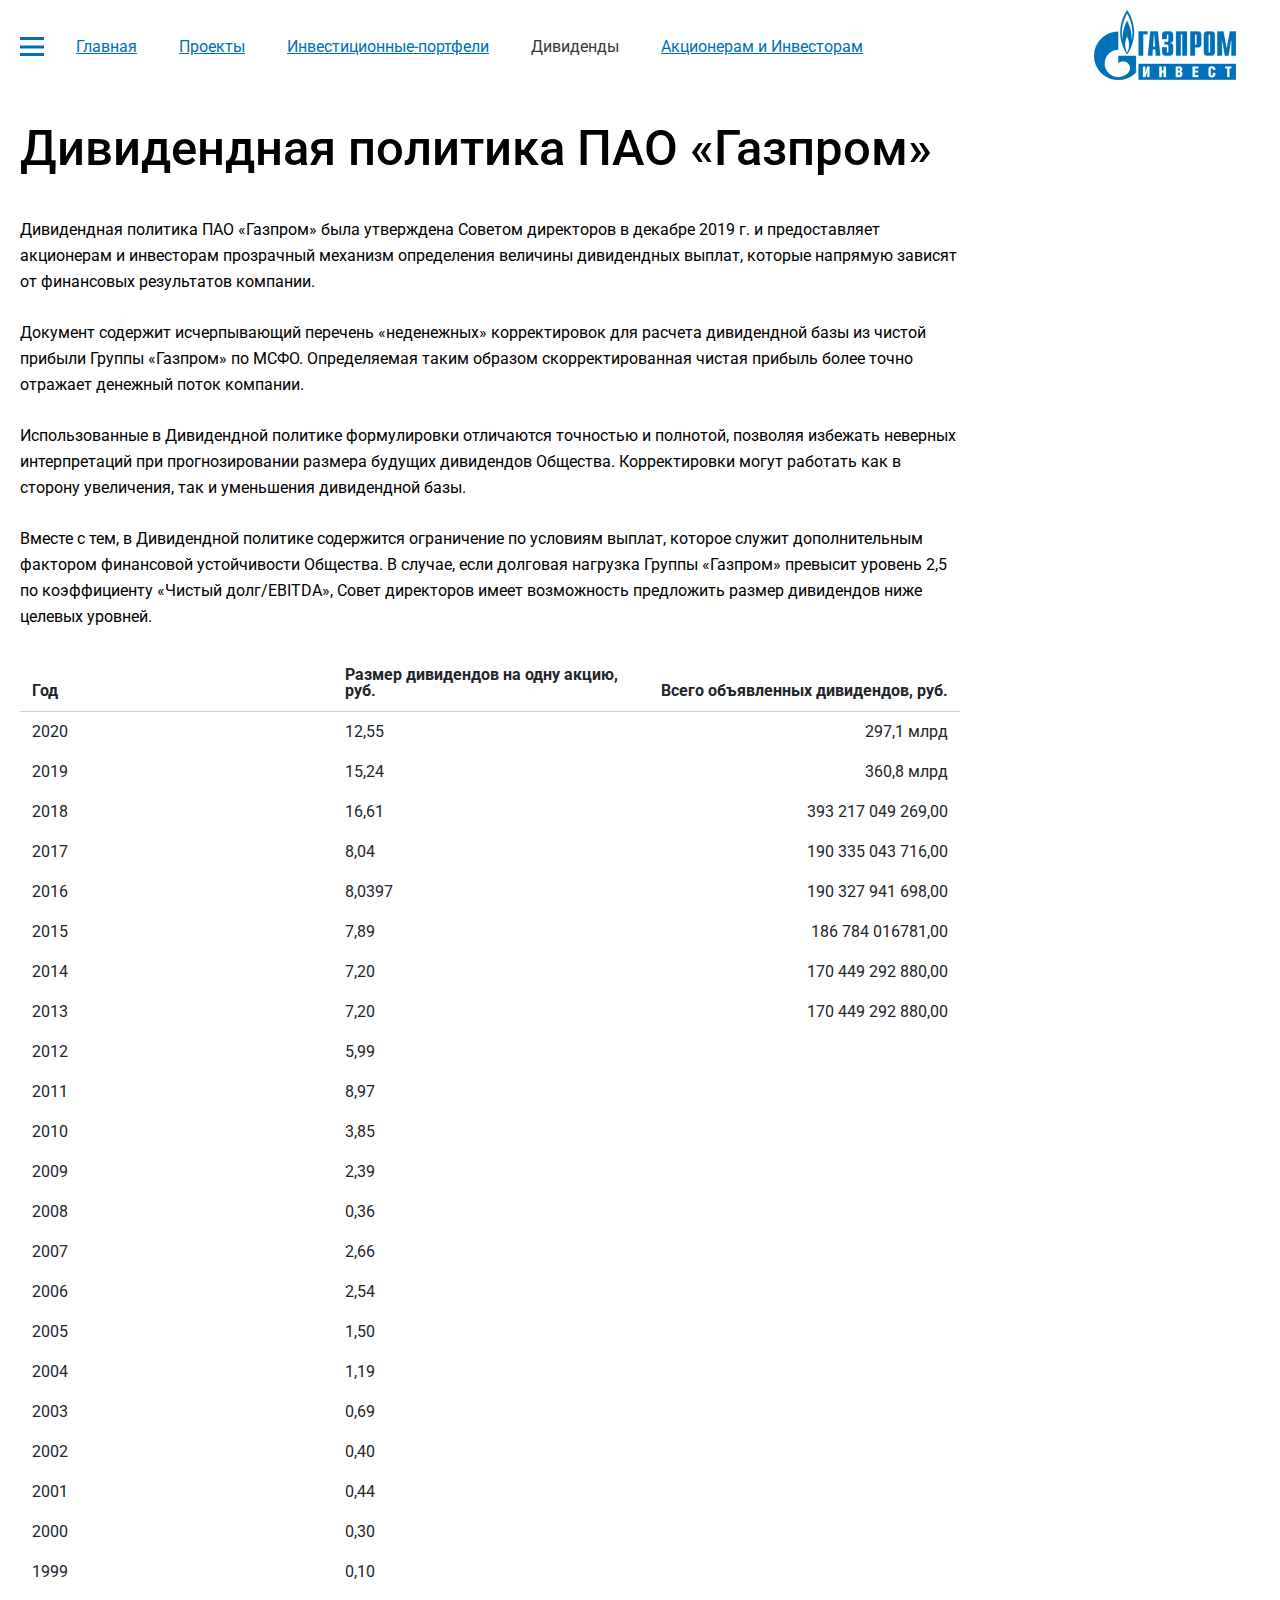
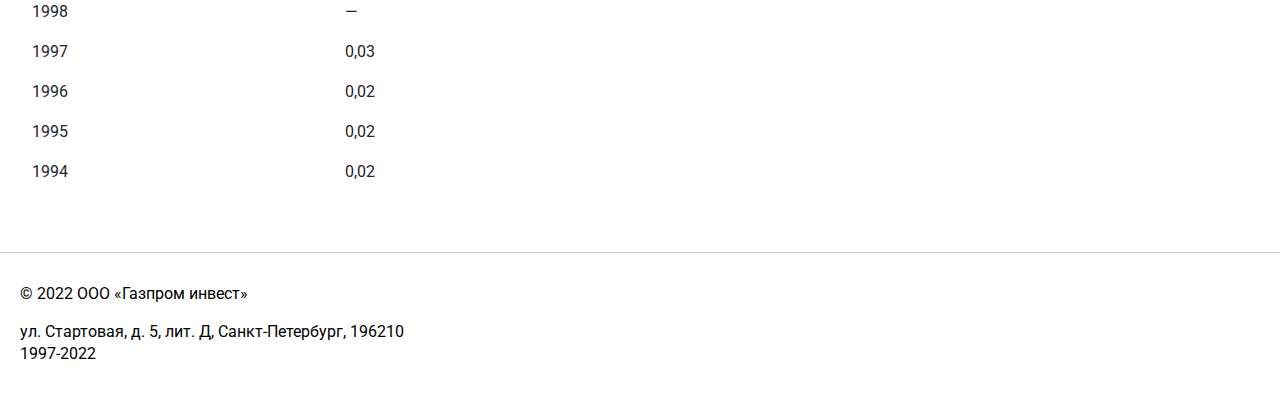
<file: dividends.html>
<!doctype html>
<html lang="ru">
<head>
    <meta charset="UTF-8">

    <meta name="viewport"
          content="width=device-width, user-scalable=no, initial-scale=1.0, maximum-scale=1.0, minimum-scale=1.0">
    <meta http-equiv="X-UA-Compatible" content="ie=edge">
    <title>Dividends</title>

    <link rel="preconnect" href="https://fonts.googleapis.com">
    <link rel="preconnect" href="https://fonts.gstatic.com" crossorigin>
    <link href="https://fonts.googleapis.com/css2?family=Roboto:wght@400;500;700;900&display=swap" rel="stylesheet">

    <link href="css/bootstrap.min.css" rel="stylesheet">   <!--  why doesn't it work? -->
    <!--    <link rel="stylesheet" href="https://maxcdn.bootstrapcdn.com/bootstrap/4.0.0/css/bootstrap.min.css"-->
    <!--          integrity="sha384-Gn5384xqQ1aoWXA+058RXPxPg6fy4IWvTNh0E263XmFcJlSAwiGgFAW/dAiS6JXm" crossorigin="anonymous">-->
    <link rel="stylesheet" href="css/style.css">
    <link rel="stylesheet" href="css/media.css">
</head>

<body>

<header class="header">
    <div class="header__wrapper">
        <div class="container header__container">
        <div class="header__menu">
            <div class="menu__icon menu__icon--light">
                <span></span>
            </div>
            <nav class="menu__body">
                <ul class="menu__list">
                    <li class="menu__item">
                        <a href="index.html" class="menu__link menu__link--light">Главная</a>
                    </li>
                    <li class="menu__item">
                        <a href="projects.html" class="menu__link menu__link--light">Проекты</a>
                    </li>
                    <li class="menu__item">
                        <a href="cases.html" class="menu__link menu__link--light">Инвестиционные-портфели</a>
                    </li>
                    <li class="menu__item">
                        <a href="dividends.html" class="menu__link menu__link--light menu__link--activelight">Дивиденды</a>
                    </li>
                    <li class="menu__item">
                        <a href="about-us.html" class="menu__link menu__link--light">Акционерам и Инвесторам</a>
                    </li>
                </ul>
            </nav>

            <nav class="menu__body-extended">
                <div class="menu__wrapper">
                    <div class="menu__search">
                        <a href="#" class="menu__search-btn"><img src="img/icon/search.svg" alt=""></a>
                        <input type="text" class="menu__search-text" placeholder="Что ищем?">
                    </div>
                    <div class="menu__buttons">
                        <a href="login.html" class="menu__btn menu__btn-login">Войти</a>
                        <a href="registration.html" class="menu__btn menu__btn-registration">Регистрация</a>
                    </div>
                </div>

                <ul class="menu__list">
                    <li class="menu__item">
                        <a href="index.html" class="menu__link">Главная</a>
                        <ul class="menu__sub-list">
                            <li class="menu__sub-item">
                                <a href="index.html#news" class="menu__sub-link">Новости</a>
                            </li>
                            <li class="menu__sub-item">
                                <a href="index.html#contacts" class="menu__sub-link">Контакты</a>
                            </li>
                        </ul>
                    </li>
                    <li class="menu__item">
                        <a href="projects.html" class="menu__link">Проекты</a>
                        <ul class="menu__sub-list">
                            <li class="menu__sub-item">
                                <a href="projects.html#project1" class="menu__sub-link">Турецкий поток</a>
                            </li>
                            <li class="menu__sub-item">
                                <a href="projects.html#project2" class="menu__sub-link">Северный поток - 2</a>
                            </li>
                            <li class="menu__sub-item">
                                <a href="projects.html#project3" class="menu__sub-link">Ковыктинское месторождение</a>
                            </li>
                            <li class="menu__sub-item">
                                <a href="projects.html#project4" class="menu__sub-link">Мегапроект ЯМАЛ</a>
                            </li>
                            <li class="menu__sub-item">
                                <a href="projects.html#project5" class="menu__sub-link">Сила Сибири</a>
                            </li>
                            <li class="menu__sub-item">
                                <a href="projects.html#project6" class="menu__sub-link">Заполярное месторождение</a>
                            </li>
                            <li class="menu__sub-item">
                                <a href="projects.html#project7" class="menu__sub-link">Сахалин — Хабаровск — Владивосток</a>
                            </li>
                            <li class="menu__sub-item">
                                <a href="projects.html#project8" class="menu__sub-link">Камчатка</a>
                            </li>
                        </ul>
                    </li>
                    <li class="menu__item">
                        <a href="dividends.html" class="menu__link">Дивиденды</a>
                        <ul class="menu__sub-list">
                            <li class="menu__sub-item">
                                <a href="#dividend-policy" class="menu__sub-link">Политика ПАО «Газпром»</a>
                            </li>
                            <li class="menu__sub-item">
                                <a href="#dividend-history" class="menu__sub-link">История дивидендных выплат</a>
                            </li>
                        </ul>
                    </li>
                    <li class="menu__item">
                        <a href="about-us.html" class="menu__link">Акционерам и Инвесторам</a>
                        <ul class="menu__sub-list">
                            <li class="menu__sub-item">
                                <a href="about-us.html#about-stocks" class="menu__sub-link">Сведения об акциях</a>
                            </li>
                            <li class="menu__sub-item">
                                <a href="about-us.html#about-history" class="menu__sub-link">История акционерного капитала</a>
                            </li>
                        </ul>
                    </li>
                </ul>
            </nav>

        </div>
        <a href="index.html" class="header__logo"><img src="img/logo.png" alt="logo"></a>
    </div>
    </div>
</header>

<main class="dividends">
    <div class="container">
        <h1 class="dividends__title" id="dividend-policy">Дивидендная политика ПАО «Газпром»</h1>
        <p class="dividends__text">
            Дивидендная политика ПАО «Газпром» была утверждена Советом директоров в декабре 2019 г. и предоставляет акционерам и инвесторам прозрачный механизм определения величины дивидендных выплат, которые напрямую зависят от финансовых результатов компании.</p>
        <p class="dividends__text">
            Документ содержит исчерпывающий перечень «неденежных» корректировок для расчета дивидендной базы из чистой прибыли Группы «Газпром» по МСФО. Определяемая таким образом скорректированная чистая прибыль более точно отражает денежный поток компании.</p>
        <p class="dividends__text">
            Использованные в Дивидендной политике формулировки отличаются точностью и полнотой, позволяя избежать неверных интерпретаций при прогнозировании размера будущих дивидендов Общества. Корректировки могут работать как в сторону увеличения, так и уменьшения дивидендной базы.</p>
        <p class="dividends__text">
            Вместе с тем, в Дивидендной политике содержится ограничение по условиям выплат, которое служит дополнительным фактором финансовой устойчивости Общества. В случае, если долговая нагрузка Группы «Газпром» превысит уровень 2,5 по коэффициенту «Чистый долг/EBITDA», Совет директоров имеет возможность предложить размер дивидендов ниже целевых уровней.</p>
        <table class="table dividends__table" id="dividend-history">
            <thead>
            <tr>
                <th>Год</th>
                <th>Размер дивидендов
                    на одну акцию, руб.</th>
                <th>Всего объявленных
                    дивидендов, руб.</th>
            </tr>
            </thead>
            <tbody>
            <tr>
                <td>2020</td>
                <td>12,55</td>
                <td>297,1 млрд</td>
            </tr>
            <tr>
                <td>2019</td>
                <td>15,24</td>
                <td>360,8 млрд</td>
            </tr>
            <tr>
                <td>2018</td>
                <td>16,61</td>
                <td>393 217 049 269,00</td>
            </tr>
            <tr>
                <td>2017</td>
                <td>8,04</td>
                <td>190 335 043 716,00</td>
            </tr>
            <tr>
                <td>2016</td>
                <td>8,0397</td>
                <td>190 327 941 698,00</td>
            </tr>
            <tr>
                <td>2015</td>
                <td>7,89</td>
                <td>186 784 016781,00</td>
            </tr>
            <tr>
                <td>2014</td>
                <td>7,20</td>
                <td>170 449 292 880,00</td>
            </tr>
            <tr>
                <td>2013</td>
                <td>7,20</td>
                <td>170 449 292 880,00</td>
            </tr>
            <tr>
                <td>2012</td>
                <td>5,99</td>
                <td></td>
            </tr>
            <tr>
                <td>2011</td>
                <td>8,97</td>
                <td></td>
            </tr>
            <tr>
                <td>2010</td>
                <td>3,85</td>
                <td></td>
            </tr>
            <tr>
                <td>2009</td>
                <td>2,39</td>
                <td></td>
            </tr>
            <tr>
                <td>2008</td>
                <td>0,36</td>
                <td></td>
            </tr>
            <tr>
                <td>2007</td>
                <td>2,66</td>
                <td></td>
            </tr>
            <tr>
                <td>2006</td>
                <td>2,54</td>
                <td></td>
            </tr>
            <tr>
                <td>2005</td>
                <td>1,50</td>
                <td></td>
            </tr>
            <tr>
                <td>2004</td>
                <td>1,19</td>
                <td></td>
            </tr>
            <tr>
                <td>2003</td>
                <td>0,69</td>
                <td></td>
            </tr>
            <tr>
                <td>2002</td>
                <td>0,40</td>
                <td></td>
            </tr>
            <tr>
                <td>2001</td>
                <td>0,44</td>
                <td></td>
            </tr>
            <tr>
                <td>2000</td>
                <td>0,30</td>
                <td></td>
            </tr>
            <tr>
                <td>1999</td>
                <td>0,10</td>
                <td></td>
            </tr>
            <tr>
                <td>1998</td>
                <td>—</td>
                <td></td>
            </tr>
            <tr>
                <td>1997</td>
                <td>0,03</td>
                <td></td>
            </tr>
            <tr>
                <td>1996</td>
                <td>0,02</td>
                <td></td>
            </tr>
            <tr>
                <td>1995</td>
                <td>0,02</td>
                <td></td>
            </tr>
            <tr>
                <td>1994</td>
                <td>0,02</td>
                <td></td>
            </tr>
            </tbody>
        </table>
    </div>
</main>

<footer class="footer">
    <hr class="footer__line">
    <div class="container">
        <div class="footer__wrapper">
            <p class="footer__text">© 2022 ООО «Газпром инвест»</p>
            <p class="footer__text">ул. Стартовая, д. 5, лит. Д, Санкт-Петербург, 196210 1997-2022</p>
        </div>
    </div>
</footer>

<script src="js/main.js"></script>
</body>
</html>
</file>
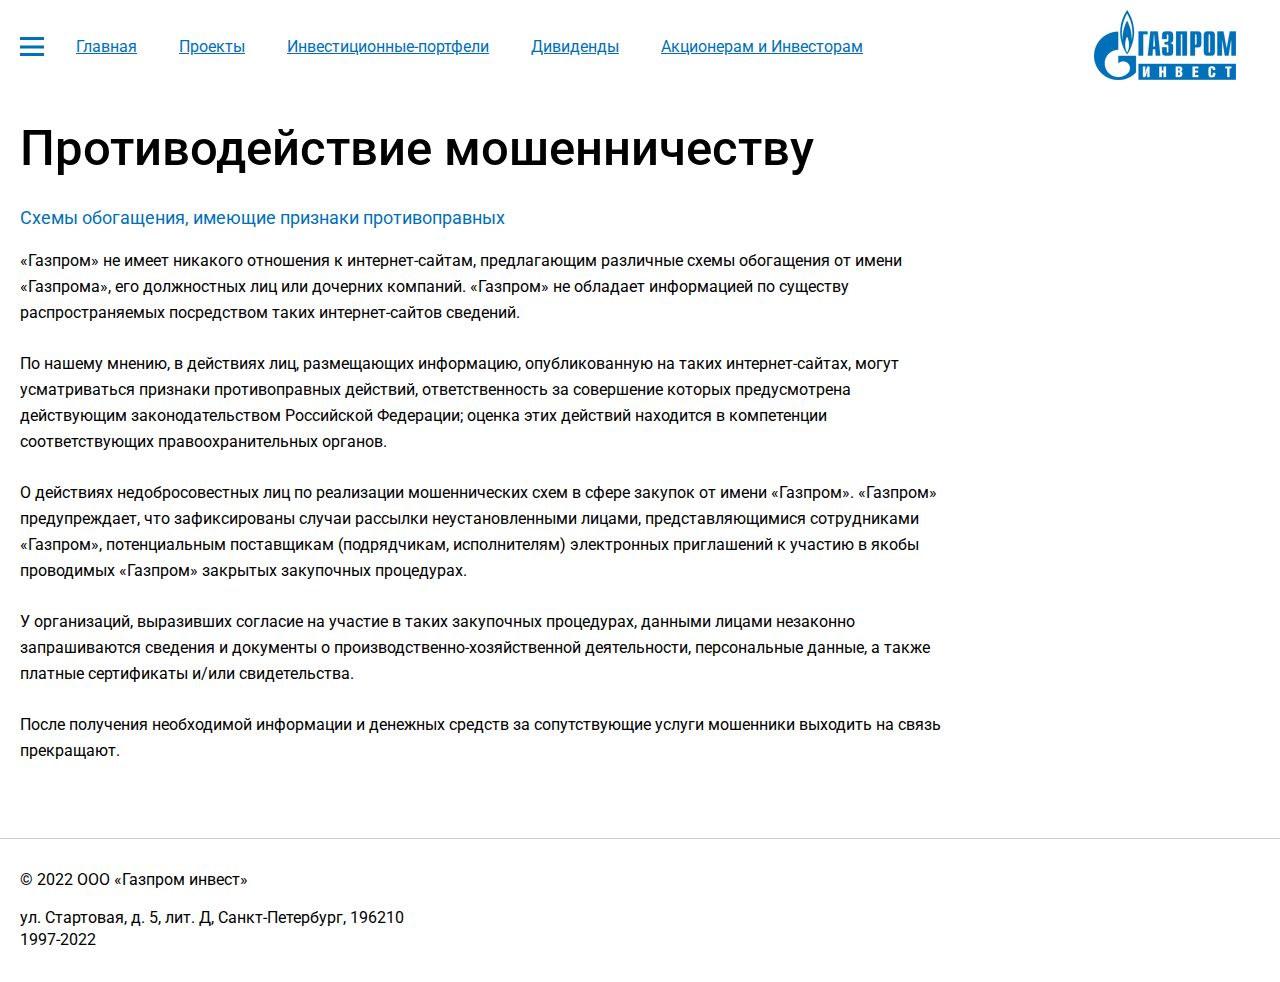
<file: fraud-warning.html>
<!doctype html>
<html lang="ru">
<head>
    <meta charset="UTF-8">

    <meta name="viewport"
          content="width=device-width, user-scalable=no, initial-scale=1.0, maximum-scale=1.0, minimum-scale=1.0">
    <meta http-equiv="X-UA-Compatible" content="ie=edge">
    <title>Warning</title>

    <link rel="preconnect" href="https://fonts.googleapis.com">
    <link rel="preconnect" href="https://fonts.gstatic.com" crossorigin>
    <link href="https://fonts.googleapis.com/css2?family=Roboto:wght@400;500;700;900&display=swap" rel="stylesheet">

    <link href="css/bootstrap.min.css" rel="stylesheet">
    <link rel="stylesheet" href="css/style.css">
    <link rel="stylesheet" href="css/media.css">
</head>

<body>

<header class="header">
    <div class="header__wrapper">
        <div class="container header__container">
        <div class="header__menu">
            <div class="menu__icon menu__icon--light">
                <span></span>
            </div>
            <nav class="menu__body">
                <ul class="menu__list">
                    <li class="menu__item">
                        <a href="index.html" class="menu__link menu__link--light">Главная</a>
                    </li>
                    <li class="menu__item">
                        <a href="projects.html" class="menu__link menu__link--light">Проекты</a>
                    </li>
                    <li class="menu__item">
                        <a href="cases.html" class="menu__link menu__link--light">Инвестиционные-портфели</a>
                    </li>
                    <li class="menu__item">
                        <a href="dividends.html" class="menu__link menu__link--light">Дивиденды</a>
                    </li>
                    <li class="menu__item">
                        <a href="about-us.html" class="menu__link menu__link--light">Акционерам и Инвесторам</a>
                    </li>
                </ul>
            </nav>

            <nav class="menu__body-extended">
                <div class="menu__wrapper">
                    <div class="menu__search">
                        <a href="#" class="menu__search-btn"><img src="img/icon/search.svg" alt=""></a>
                        <input type="text" class="menu__search-text" placeholder="Что ищем?">
                    </div>
                    <div class="menu__buttons">
                        <a href="login.html" class="menu__btn menu__btn-login">Войти</a>
                        <a href="registration.html" class="menu__btn menu__btn-registration">Регистрация</a>
                    </div>
                </div>

                <ul class="menu__list">
                    <li class="menu__item">
                        <a href="index.html" class="menu__link">Главная</a>
                        <ul class="menu__sub-list">
                            <li class="menu__sub-item">
                                <a href="index.html#news" class="menu__sub-link">Новости</a>
                            </li>
                            <li class="menu__sub-item">
                                <a href="index.html#contacts" class="menu__sub-link">Контакты</a>
                            </li>
                        </ul>
                    </li>
                    <li class="menu__item">
                        <a href="projects.html" class="menu__link">Проекты</a>
                        <ul class="menu__sub-list">
                            <li class="menu__sub-item">
                                <a href="projects.html#project1" class="menu__sub-link">Турецкий поток</a>
                            </li>
                            <li class="menu__sub-item">
                                <a href="projects.html#project2" class="menu__sub-link">Северный поток - 2</a>
                            </li>
                            <li class="menu__sub-item">
                                <a href="projects.html#project3" class="menu__sub-link">Ковыктинское месторождение</a>
                            </li>
                            <li class="menu__sub-item">
                                <a href="projects.html#project4" class="menu__sub-link">Мегапроект ЯМАЛ</a>
                            </li>
                            <li class="menu__sub-item">
                                <a href="projects.html#project5" class="menu__sub-link">Сила Сибири</a>
                            </li>
                            <li class="menu__sub-item">
                                <a href="projects.html#project6" class="menu__sub-link">Заполярное месторождение</a>
                            </li>
                            <li class="menu__sub-item">
                                <a href="projects.html#project7" class="menu__sub-link">Сахалин — Хабаровск — Владивосток</a>
                            </li>
                            <li class="menu__sub-item">
                                <a href="projects.html#project8" class="menu__sub-link">Камчатка</a>
                            </li>
                        </ul>
                    </li>
                    <li class="menu__item">
                        <a href="dividends.html" class="menu__link">Дивиденды</a>
                        <ul class="menu__sub-list">
                            <li class="menu__sub-item">
                                <a href="dividends.html#dividend-policy" class="menu__sub-link">Политика ПАО «Газпром»</a>
                            </li>
                            <li class="menu__sub-item">
                                <a href="dividends.html#dividend-history" class="menu__sub-link">История дивидендных выплат</a>
                            </li>
                        </ul>
                    </li>
                    <li class="menu__item">
                        <a href="about-us.html" class="menu__link">Акционерам и Инвесторам</a>
                        <ul class="menu__sub-list">
                            <li class="menu__sub-item">
                                <a href="about-us.html#about-stocks" class="menu__sub-link">Сведения об акциях</a>
                            </li>
                            <li class="menu__sub-item">
                                <a href="about-us.html#about-history" class="menu__sub-link">История акционерного капитала</a>
                            </li>
                        </ul>
                    </li>
                </ul>
            </nav>

        </div>
        <a href="index.html" class="header__logo"><img src="img/logo.png" alt="logo"></a>
    </div>
    </div>
</header>

<main class="warning">
    <div class="container">
        <h1 class="warning__title">Противодействие мошенничеству</h1>
        <span class="warning__span">Схемы обогащения, имеющие признаки противоправных</span>
        <p class="warning__text">
            «Газпром» не имеет никакого отношения к интернет-сайтам, предлагающим различные схемы обогащения от имени «Газпрома», его должностных лиц или дочерних компаний. «Газпром» не обладает информацией по существу распространяемых посредством таких интернет-сайтов сведений.</p>
        <p class="warning__text">
            По нашему мнению, в действиях лиц, размещающих информацию, опубликованную на таких интернет-сайтах, могут усматриваться признаки противоправных действий, ответственность за совершение которых предусмотрена действующим законодательством Российской Федерации; оценка этих действий находится в компетенции соответствующих правоохранительных органов.</p>
        <p class="warning__text">
            О действиях недобросовестных лиц по реализации мошеннических схем в сфере закупок от имени «Газпром». «Газпром» предупреждает, что зафиксированы случаи рассылки неустановленными лицами, представляющимися сотрудниками «Газпром», потенциальным поставщикам (подрядчикам, исполнителям) электронных приглашений к участию в якобы проводимых «Газпром» закрытых закупочных процедурах.</p>
        <p class="warning__text">
            У организаций, выразивших согласие на участие в таких закупочных процедурах, данными лицами незаконно запрашиваются сведения и документы о производственно-хозяйственной деятельности, персональные данные, а также платные сертификаты и/или свидетельства.</p>
        <p class="warning__text">
            После получения необходимой информации и денежных средств за сопутствующие услуги мошенники выходить на связь прекращают.</p>
    </div>
</main>

<footer class="footer">
    <hr class="footer__line">
    <div class="container">
        <div class="footer__wrapper">
            <p class="footer__text">© 2022 ООО «Газпром инвест»</p>
            <p class="footer__text">ул. Стартовая, д. 5, лит. Д, Санкт-Петербург, 196210 1997-2022</p>
        </div>
    </div>
</footer>

<script src="js/main.js"></script>
</body>
</html>
</file>
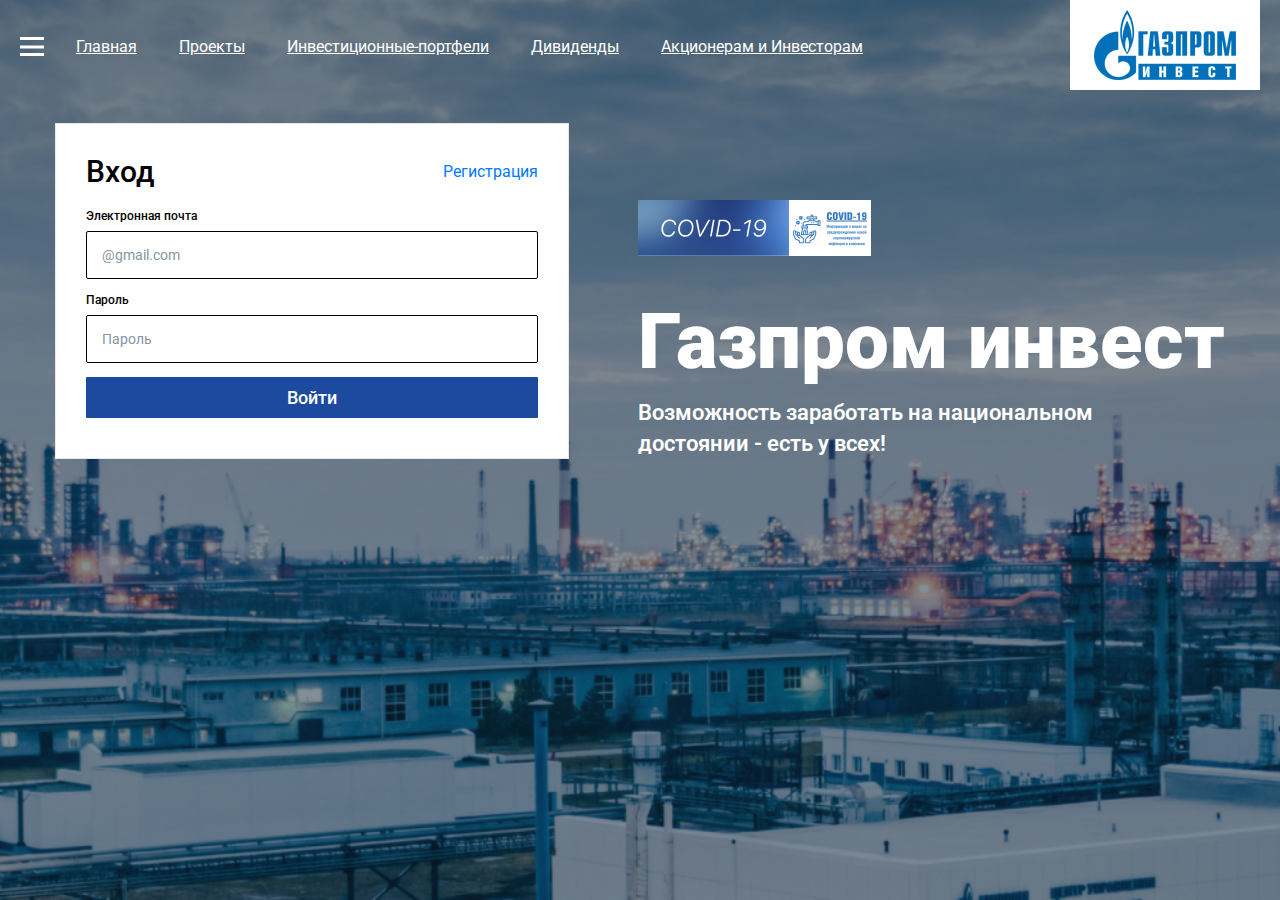
<file: login.html>
<!doctype html>
<html lang="ru">
<head>
    <meta charset="UTF-8">

    <meta name="viewport"
          content="width=device-width, user-scalable=no, initial-scale=1.0, maximum-scale=1.0, minimum-scale=1.0">
    <meta http-equiv="X-UA-Compatible" content="ie=edge">
    <title>Log in</title>

    <link rel="preconnect" href="https://fonts.googleapis.com">
    <link rel="preconnect" href="https://fonts.gstatic.com" crossorigin>
    <link href="https://fonts.googleapis.com/css2?family=Roboto:wght@400;500;700;900&display=swap" rel="stylesheet">

<!--  <link href="css/bootstrap.min.css" rel="stylesheet">   &lt;!&ndash;  it doesn't work for this page! &ndash;&gt;-->
    <link rel="stylesheet" href="https://maxcdn.bootstrapcdn.com/bootstrap/4.0.0/css/bootstrap.min.css"
          integrity="sha384-Gn5384xqQ1aoWXA+058RXPxPg6fy4IWvTNh0E263XmFcJlSAwiGgFAW/dAiS6JXm" crossorigin="anonymous">
    <link rel="stylesheet" href="css/style.css">
    <link rel="stylesheet" href="css/media.css">
</head>

<body class="forms">

<header class="header">
    <div class="header__wrapper">
        <div class="container header__container">
        <div class="header__menu">
            <div class="menu__icon">
                <span></span>
            </div>
            <nav class="menu__body">
                <ul class="menu__list">
                    <li class="menu__item">
                        <a href="index.html" class="menu__link">Главная</a>
                    </li>
                    <li class="menu__item">
                        <a href="projects.html" class="menu__link">Проекты</a>
                    </li>
                    <li class="menu__item">
                        <a href="cases.html" class="menu__link">Инвестиционные-портфели</a>
                    </li>
                    <li class="menu__item">
                        <a href="dividends.html" class="menu__link">Дивиденды</a>
                    </li>
                    <li class="menu__item">
                        <a href="about-us.html" class="menu__link">Акционерам и Инвесторам</a>
                    </li>
                </ul>
            </nav>

            <nav class="menu__body-extended">
                <div class="menu__wrapper">
                    <div class="menu__search">
                        <a href="#" class="menu__search-btn"><img src="img/icon/search.svg" alt=""></a>
                        <input type="text" class="menu__search-text" placeholder="Что ищем?">
                    </div>
                    <div class="menu__buttons">
                        <a href="login.html" class="menu__btn menu__btn-login">Войти</a>
                        <a href="registration.html" class="menu__btn menu__btn-registration">Регистрация</a>
                    </div>
                </div>

                <ul class="menu__list">
                    <li class="menu__item">
                        <a href="index.html" class="menu__link">Главная</a>
                        <ul class="menu__sub-list">
                            <li class="menu__sub-item">
                                <a href="index.html#news" class="menu__sub-link">Новости</a>
                            </li>
                            <li class="menu__sub-item">
                                <a href="index.html#contacts" class="menu__sub-link">Контакты</a>
                            </li>
                        </ul>
                    </li>
                    <li class="menu__item">
                        <a href="projects.html" class="menu__link">Проекты</a>
                        <ul class="menu__sub-list">
                            <li class="menu__sub-item">
                                <a href="projects.html#project1" class="menu__sub-link">Турецкий поток</a>
                            </li>
                            <li class="menu__sub-item">
                                <a href="projects.html#project2" class="menu__sub-link">Северный поток - 2</a>
                            </li>
                            <li class="menu__sub-item">
                                <a href="projects.html#project3" class="menu__sub-link">Ковыктинское месторождение</a>
                            </li>
                            <li class="menu__sub-item">
                                <a href="projects.html#project4" class="menu__sub-link">Мегапроект ЯМАЛ</a>
                            </li>
                            <li class="menu__sub-item">
                                <a href="projects.html#project5" class="menu__sub-link">Сила Сибири</a>
                            </li>
                            <li class="menu__sub-item">
                                <a href="projects.html#project6" class="menu__sub-link">Заполярное месторождение</a>
                            </li>
                            <li class="menu__sub-item">
                                <a href="projects.html#project7" class="menu__sub-link">Сахалин — Хабаровск — Владивосток</a>
                            </li>
                            <li class="menu__sub-item">
                                <a href="projects.html#project8" class="menu__sub-link">Камчатка</a>
                            </li>
                        </ul>
                    </li>
                    <li class="menu__item">
                        <a href="dividends.html" class="menu__link">Дивиденды</a>
                        <ul class="menu__sub-list">
                            <li class="menu__sub-item">
                                <a href="dividends.html#dividend-policy" class="menu__sub-link">Политика ПАО «Газпром»</a>
                            </li>
                            <li class="menu__sub-item">
                                <a href="dividends.html#dividend-history" class="menu__sub-link">История дивидендных выплат</a>
                            </li>
                        </ul>
                    </li>
                    <li class="menu__item">
                        <a href="about-us.html" class="menu__link">Акционерам и Инвесторам</a>
                        <ul class="menu__sub-list">
                            <li class="menu__sub-item">
                                <a href="about-us.html#about-stocks" class="menu__sub-link">Сведения об акциях</a>
                            </li>
                            <li class="menu__sub-item">
                                <a href="about-us.html#about-history" class="menu__sub-link">История акционерного капитала</a>
                            </li>
                        </ul>
                    </li>
                </ul>
            </nav>

        </div>
        <a href="index.html" class="header__logo"><img src="img/logo.png" alt="logo"></a>
    </div>
    </div>
</header>

<main class="form">
    <div class="container row d-flex justify-content-around">
        <div class="form__wrapper">
            <div class="form__header">
                <h2 class="form__title">Вход</h2>
                <a href="registration.html" class="form__link">Регистрация</a>
            </div>

            <form class="form__form" action="#">
                <label class="form__label form__label-login">Электронная почта
                    <input class="form__input form-control" type="email" placeholder="@gmail.com">
                </label>
                <label class="form__label form__label-login">Пароль
                    <input class="form__input form-control" type="password" placeholder="Пароль">
                </label>
                <button class="form__btn" type="submit">Войти</button>
            </form>
        </div>
        <div class="form__content">
            <img src="img/covid-logo.jpg" alt="" class="form__content-img">
            <h1 class="form__content-title">Газпром инвест</h1>
            <h6 class="form__content-subtitle">Возможность заработать на национальном достоянии - есть у всех!</h6>
        </div>
    </div>
</main>

<script src="js/main.js"></script>

</body>
</html>
</file>
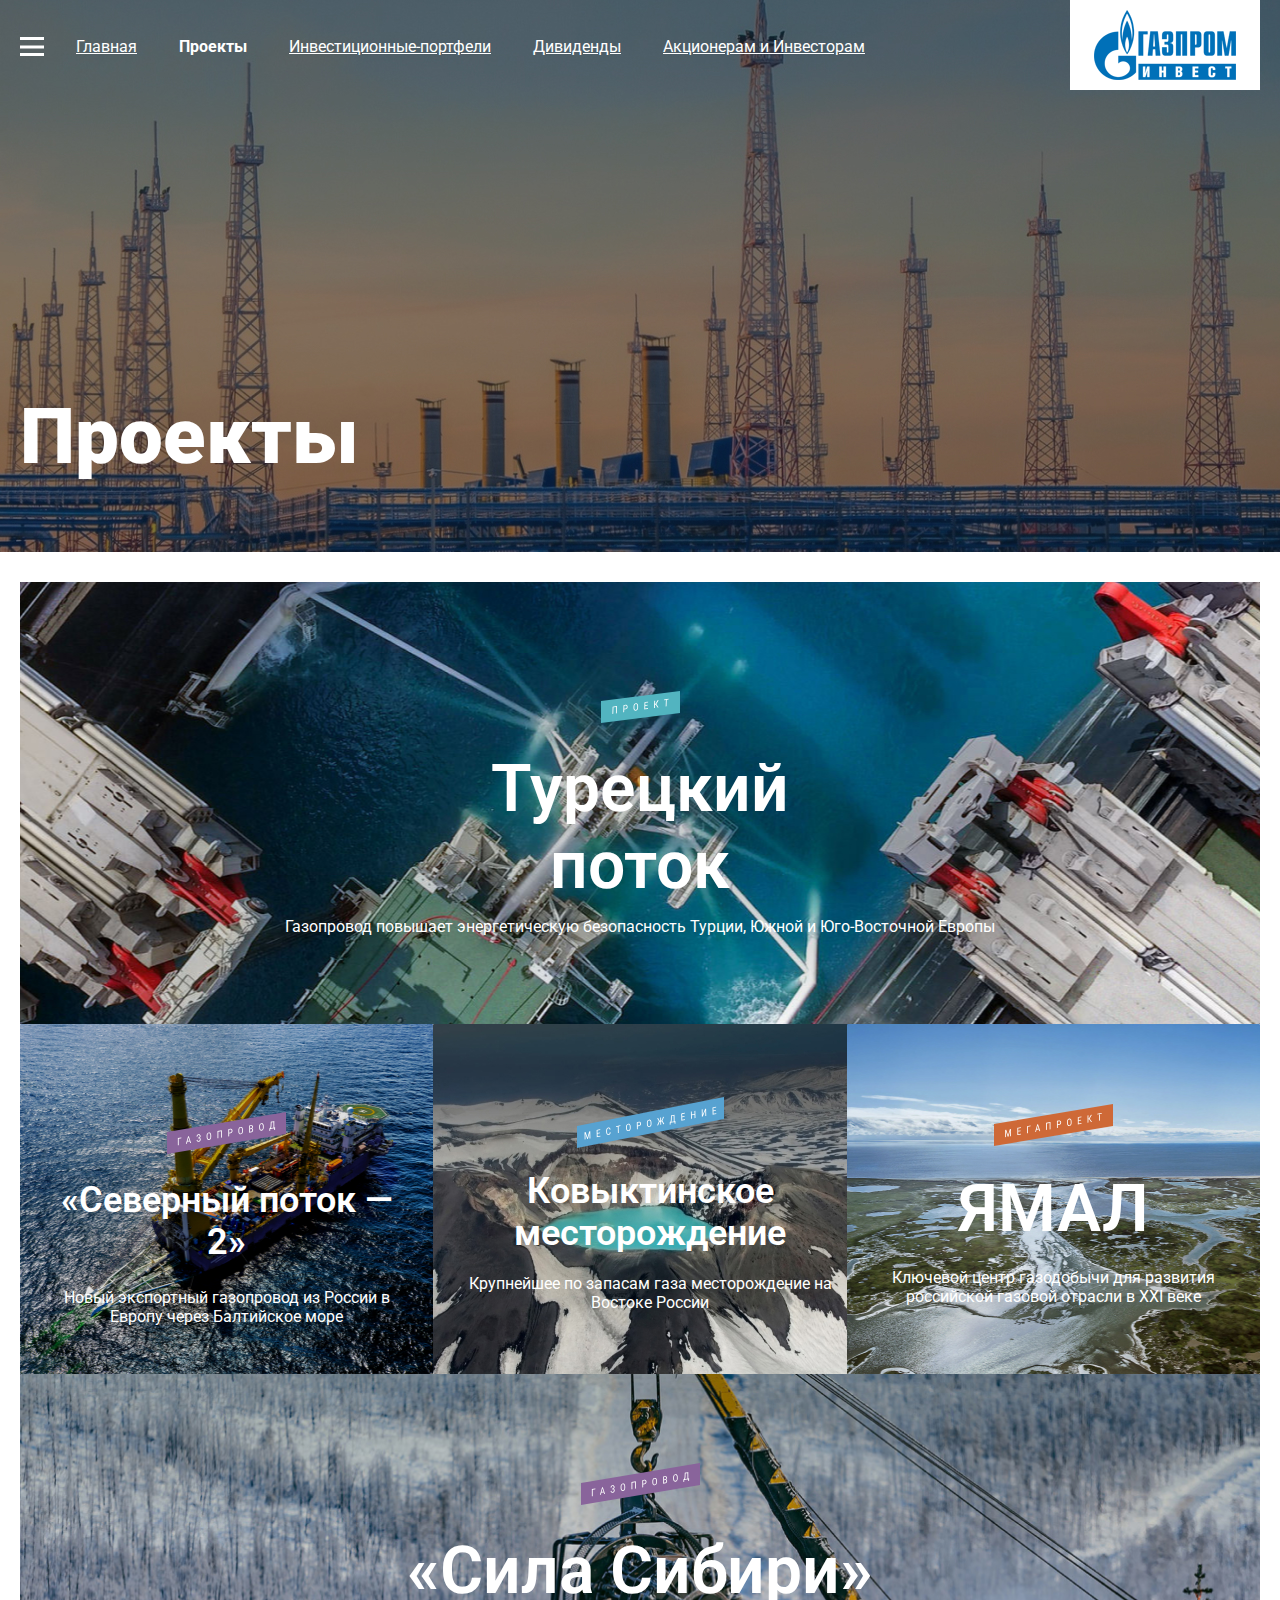
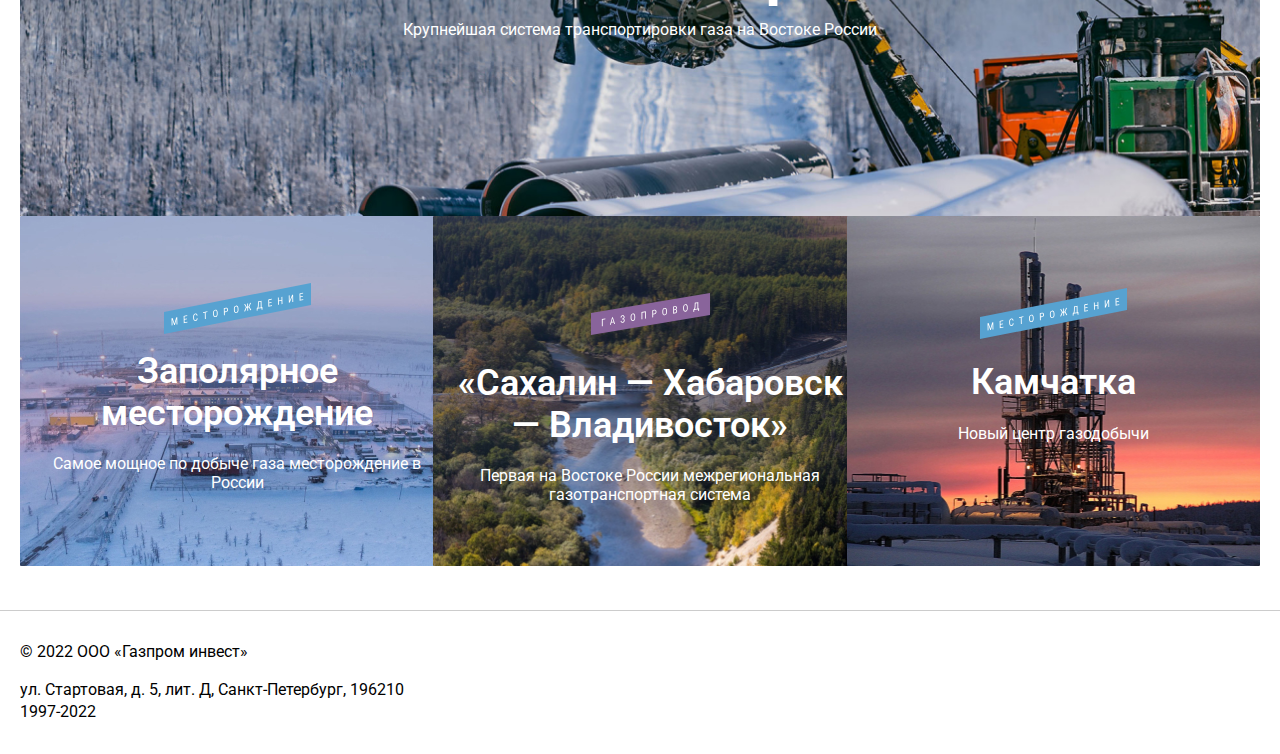
<file: projects.html>
<!doctype html>
<html lang="ru">
<head>
    <meta charset="UTF-8">

    <meta name="viewport"
          content="width=device-width, user-scalable=no, initial-scale=1.0, maximum-scale=1.0, minimum-scale=1.0">
    <meta http-equiv="X-UA-Compatible" content="ie=edge">
    <title>Projects</title>

    <link rel="preconnect" href="https://fonts.googleapis.com">
    <link rel="preconnect" href="https://fonts.gstatic.com" crossorigin>
    <link href="https://fonts.googleapis.com/css2?family=Roboto:wght@400;500;700;900&display=swap" rel="stylesheet">

    <link href="css/bootstrap.min.css" rel="stylesheet">
    <link href="css/style.css" rel="stylesheet">
        <link rel="stylesheet" href="css/media.css">
</head>

<body>

<header class="header header__projects">
    <div class="header__wrapper">
        <div class="container header__container">
        <div class="header__menu">
            <div class="menu__icon">
                <span></span>
            </div>
            <nav class="menu__body">
                <ul class="menu__list">
                    <li class="menu__item">
                        <a href="index.html" class="menu__link">Главная</a>
                    </li>
                    <li class="menu__item">
                        <a href="projects.html" class="menu__link menu__link--active">Проекты</a>
                    </li>
                    <li class="menu__item">
                        <a href="cases.html" class="menu__link">Инвестиционные-портфели</a>
                    </li>
                    <li class="menu__item">
                        <a href="dividends.html" class="menu__link">Дивиденды</a>
                    </li>
                    <li class="menu__item">
                        <a href="about-us.html" class="menu__link">Акционерам и Инвесторам</a>
                    </li>
                </ul>
            </nav>

            <nav class="menu__body-extended">
                <div class="menu__wrapper">
                    <div class="menu__search">
                        <a href="#" class="menu__search-btn"><img src="img/icon/search.svg" alt=""></a>
                        <input type="text" class="menu__search-text" placeholder="Что ищем?">
                    </div>
                    <div class="menu__buttons">
                        <a href="login.html" class="menu__btn menu__btn-login">Войти</a>
                        <a href="registration.html" class="menu__btn menu__btn-registration">Регистрация</a>
                    </div>
                </div>

                <ul class="menu__list">
                    <li class="menu__item">
                        <a href="index.html" class="menu__link">Главная</a>
                        <ul class="menu__sub-list">
                            <li class="menu__sub-item">
                                <a href="index.html#news" class="menu__sub-link">Новости</a>
                            </li>
                            <li class="menu__sub-item">
                                <a href="index.html#contacts" class="menu__sub-link">Контакты</a>
                            </li>
                        </ul>
                    </li>
                    <li class="menu__item">
                        <a href="projects.html" class="menu__link">Проекты</a>
                        <ul class="menu__sub-list">
                            <li class="menu__sub-item">
                                <a href="#project1" class="menu__sub-link">Турецкий поток</a>
                            </li>
                            <li class="menu__sub-item">
                                <a href="#project2" class="menu__sub-link">Северный поток - 2</a>
                            </li>
                            <li class="menu__sub-item">
                                <a href="#project3" class="menu__sub-link">Ковыктинское месторождение</a>
                            </li>
                            <li class="menu__sub-item">
                                <a href="#project4" class="menu__sub-link">Мегапроект ЯМАЛ</a>
                            </li>
                            <li class="menu__sub-item">
                                <a href="#project5" class="menu__sub-link">Сила Сибири</a>
                            </li>
                            <li class="menu__sub-item">
                                <a href="#project6" class="menu__sub-link">Заполярное месторождение</a>
                            </li>
                            <li class="menu__sub-item">
                                <a href="#project7" class="menu__sub-link">Сахалин — Хабаровск — Владивосток</a>
                            </li>
                            <li class="menu__sub-item">
                                <a href="#project8" class="menu__sub-link">Камчатка</a>
                            </li>
                        </ul>
                    </li>
                    <li class="menu__item">
                        <a href="dividends.html" class="menu__link">Дивиденды</a>
                        <ul class="menu__sub-list">
                            <li class="menu__sub-item">
                                <a href="dividends.html#dividend-policy" class="menu__sub-link">Политика ПАО «Газпром»</a>
                            </li>
                            <li class="menu__sub-item">
                                <a href="dividends.html#dividend-history" class="menu__sub-link">История дивидендных выплат</a>
                            </li>
                        </ul>
                    </li>
                    <li class="menu__item">
                        <a href="about-us.html" class="menu__link">Акционерам и Инвесторам</a>
                        <ul class="menu__sub-list">
                            <li class="menu__sub-item">
                                <a href="about-us.html#about-stocks" class="menu__sub-link">Сведения об акциях</a>
                            </li>
                            <li class="menu__sub-item">
                                <a href="about-us.html#about-history" class="menu__sub-link">История акционерного капитала</a>
                            </li>
                        </ul>
                    </li>
                </ul>
            </nav>

        </div>
        <a href="index.html" class="header__logo"><img src="img/logo.png" alt="logo"></a>
    </div>
    </div>
</header>

<main class="projects">
    <div class="container">
        <h1 class="projects__title">Проекты</h1>
        <div class="projects__wrapper">
            <div class="project-header" id="project1">
                <div class="block-header">
                    <div class="block__item-header front" style="background-image: url(img/project-bg-1.jpg);">
                        <img src="img/icon/title-1.svg" alt="" class="front__img front__img--1">
                        <h3 class="front__title front__title--big front__title--1">Турецкий поток</h3>
                        <p class="front__subtitle">Газопровод повышает энергетическую безопасность Турции, Южной и Юго-Восточной Европы</p>
                    </div>
                    <div class="block__item-header back back--header">
                        <h6 class="back__title back__title--header">31,5млрд м3 газа в год проектная мощность газопровода.</h6>
                        <p class="back__text">«Турецкий поток» — новый экспортный газопровод из России в Турцию через Черное море.</p>
                        <p class="back__text">Первая из двух ниток газопровода предназначена для поставок газа турецким потребителям, вторая — для газоснабжения стран Южной и Юго-Восточной Европы.</p>
                    </div>
                </div>
            </div>
            <div class="project-item" id="project2">
                <div class="block">
                    <div class="block__item front" style="background-image: url(img/project-bg-2.jpg);">
                        <img src="img/icon/title-2.svg" alt="" class="front__img front__img--2">
                        <h3 class="front__title front__title--2">«Северный поток — 2»</h3>
                        <p class="front__subtitle">Новый экспортный газопровод из России в Европу через Балтийское море</p>
                    </div>
                    <div class="block__item back">
                        <h6 class="back__title">55млрд м3 газа в год мощность двух ниток.</h6>
                        <p class="back__text">«Северный поток — 2» — новый экспортный газопровод из России в Европу через Балтийское море.</p>
                        <p class="back__text">Решение о создании газопровода «Северный поток — 2» основывается на успешном опыте строительства и эксплуатации газопровода «Северный поток». Новый газопровод, также как и действующий, напрямую свяжет «Газпром» и европейских потребителей и обеспечит высокую надежность поставок российского газа в Европу.Это особенно важно в условиях падения добычи газа в Европе и роста спроса на его импорт.</p>
                    </div>
                </div>
            </div>
            <div class="project-item" id="project3">
                <div class="block">
                    <div class="block__item front" style="background-image: url(img/project-bg-3.jpg);">
                        <img src="img/icon/title-3.svg" alt="" class="front__img front__img--3">
                        <h3 class="front__title front__title--3">Ковыктинское месторождение</h3>
                        <p class="front__subtitle">Крупнейшее по запасам газа месторождение на Востоке России</p>
                    </div>
                    <div class="block__item back">
                        <h6 class="back__title">55млрд м3 газа в год мощность двух ниток.</h6>
                        <ul class="back__text back__list">
                            <li>1,8трлн м3 запасы газа;</li>
                            <li>65,7млн тонн газового конденсата;</li>
                            <li>27млрд м3 газа в год планируемая проектная мощность.</li>
                        </ul>
                        <p class="back__text">Ковыктинское газоконденсатное месторождение — крупнейшее на Востоке России по запасам газа. Является базовым для формирования Иркутского центра газодобычи и ресурсной базой для газопровода «Сила Сибири» наряду с Чаяндинским месторождением в Якутии.</p>
                    </div>
                </div>
            </div>
            <div class="project-item" id="project4">
                <div class="block">
                    <div class="block__item front" style="background-image: url(img/project-bg-4.jpg);">
                        <img src="img/icon/title-4.svg" alt="" class="front__img front__img--4">
                        <h3 class="front__title front__title--big front__title--4">ЯМАЛ</h3>
                        <p class="front__subtitle">Ключевой центр газодобычи для развития российской газовой отрасли в XXI веке</p>
                    </div>
                    <div class="block__item back">
                        <h6 class="back__title">«Газпром» будет вести здесь добычу более 100 лет.</h6>
                        <ul class="back__text back__list">
                            <li>18 месторождений «Газпрома»;</li>
                            <li>20,4 трлн м3 газа;</li>
                            <li>~1 млрд тонн газового конденсата и нефти.</li>
                        </ul>
                    </div>
                </div>
            </div>

            <div class="project-header" id="project5">
                <div class="block-header">
                    <div class="block__item-header front" style="background-image: url(img/project-bg-5.jpg);">
                        <img src="img/icon/title-5.svg" alt="" class="front__img front__img--5">
                        <h3 class="front__title front__title--big front__title--5">«Сила Сибири»</h3>
                        <p class="front__subtitle">Крупнейшая система транспортировки газа на Востоке России</p>
                    </div>
                    <div class="block__item-header back back--header">
                        <h6 class="back__title back__title--header">38млрд м3 газа в год экспортная производительность.</h6>
                        <p class="back__text">В настоящее время магистральный газопровод «Сила Сибири» («восточный» маршрут) транспортирует газ с Чаяндинского месторождения — базового для Якутского центра газодобычи — российским потребителям на Дальнем Востоке и в Китай.</p>
                        <p class="back__text">В конце 2022 года подача газа в «Силу Сибири» начнется еще с одного месторождения — Ковыктинского, на основе которого формируется Иркутский центр газодобычи.</p>
                    </div>
                </div>
            </div>
            <div class="project-item" id="project6">
                <div class="block">
                    <div class="block__item front" style="background-image: url(img/project-bg-6.jpg);">
                        <img src="img/icon/title-6.svg" alt="" class="front__img front__img--6">
                        <h3 class="front__title front__title--6">Заполярное месторождение</h3>
                        <p class="front__subtitle">Самое мощное по добыче газа месторождение в России</p>
                    </div>
                    <div class="block__item back">
                        <h6 class="back__title">Самое мощное по добыче газа месторождение в России</h6>
                        <ul class="back__text back__list">
                            <li>130млрд м3 газа в годпроектная мощность</li>
                            <li>>3,5трлн м3 газаначальные запасы</li>
                            <li>~80млн т газового конденсата и нефтиначальные запасы</li>
                        </ul>
                        <p class="back__text">Заполярное нефтегазоконденсатное месторождение является одним из крупнейших по объему запасов и самым мощным по добыче газа в России.</p>
                    </div>
                </div>
            </div>
            <div class="project-item" id="project7">
                <div class="block">
                    <div class="block__item front" style="background-image: url(img/project-bg-7.jpg);">
                        <img src="img/icon/title-7.svg" alt="" class="front__img front__img--7">
                        <h3 class="front__title front__title--7">«Сахалин — Хабаровск — Владивосток»</h3>
                        <p class="front__subtitle">Первая на Востоке России межрегиональная газотранспортная система</p>
                    </div>
                    <div class="block__item back">
                        <h6 class="back__title">5,5 млрд м3 газа в год проектная производительность первого пускового комплекса.</h6>
                        <p class="back__text">Газотранспортная система (ГТС) «Сахалин — Хабаровск — Владивосток» является первой на Востоке России межрегиональной газотранспортной системой.</p>
                        <p class="back__text">Она предназначена для доставки газа, добываемого на шельфе Сахалина, потребителям Хабаровского и Приморского краев. ГТС создала условия для их масштабной газификации и поставок газа в страны Азиатско-Тихоокеанского региона.</p>
                    </div>
                </div>
            </div>
            <div class="project-item" id="project8">
                <div class="block">
                    <div class="block__item front" style="background-image: url(img/project-bg-8.jpg);">
                        <img src="img/icon/title-8.svg" alt="" class="front__img front__img--8">
                        <h3 class="front__title front__title--8">Камчатка</h3>
                        <p class="front__subtitle">Новый центр газодобычи</p>
                    </div>
                    <div class="block__item back">
                        <h6 class="back__title">16 млрд м3 суммарные запасы газа.</h6>
                        <p class="back__text">Основным документом, определяющим стратегию развития газоснабжения и газификации Восточной Сибири и Дальнего Востока, является государственная «Программа создания в Восточной Сибири и на Дальнем Востоке единой системы добычи, транспортировки газа и газоснабжения с учетом возможного экспорта газа на рынки Китая и других стран АТР» (Восточная газовая программа).</p>
                        <p class="back__text">«Газпром» является координатором деятельности по реализации Восточной газовой программы.</p>
                    </div>
                </div>
            </div>

        </div>
    </div>
</main>

<footer class="footer">
    <hr class="footer__line">
    <div class="container">
        <div class="footer__wrapper">
            <p class="footer__text">© 2022 ООО «Газпром инвест»</p>
            <p class="footer__text">ул. Стартовая, д. 5, лит. Д, Санкт-Петербург, 196210 1997-2022</p>
        </div>
    </div>
</footer>

<script src="js/main.js"></script>

</body>
</html>
</file>
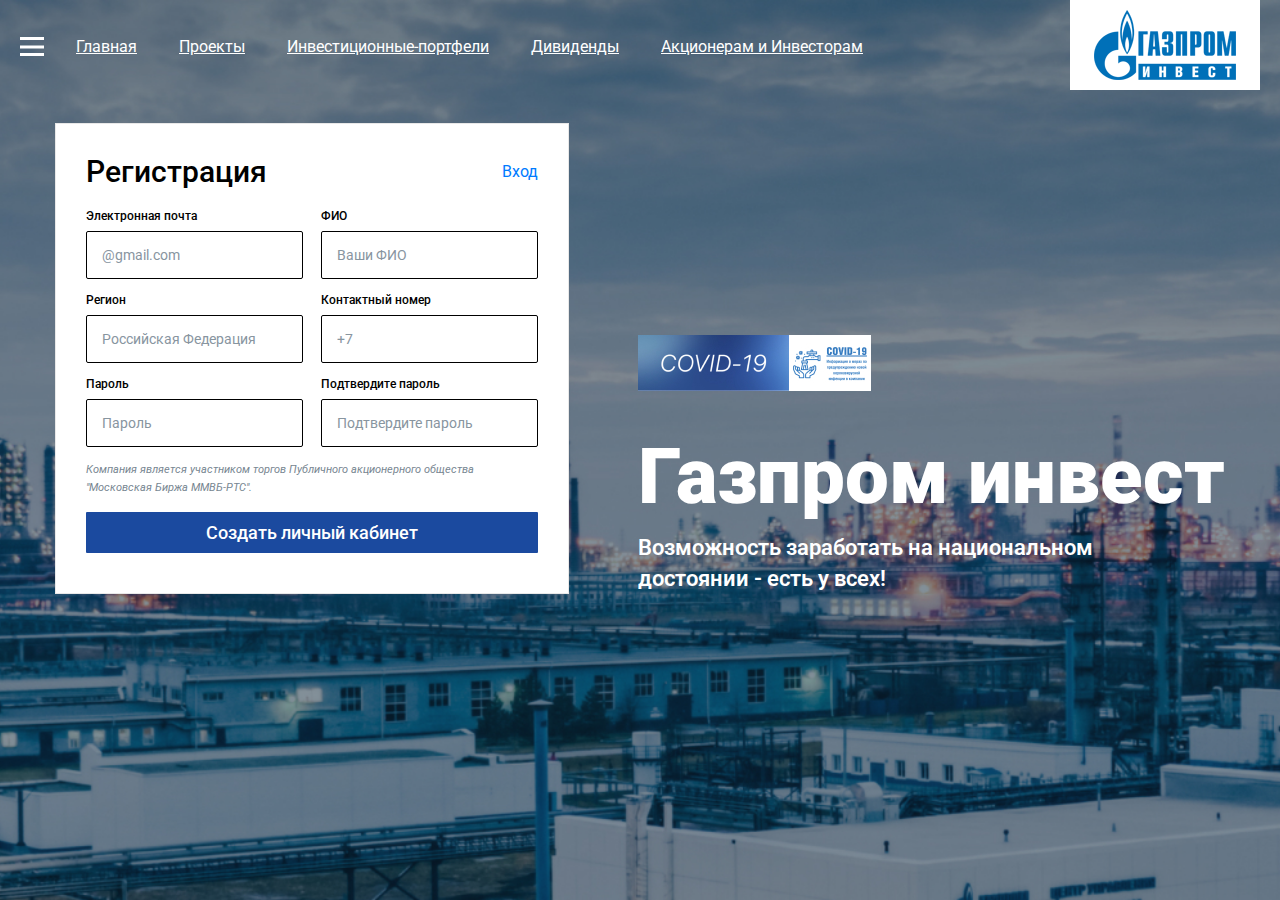
<file: registration.html>
<!doctype html>
<html lang="ru">
<head>
    <meta charset="UTF-8">

    <meta name="viewport"
          content="width=device-width, user-scalable=no, initial-scale=1.0, maximum-scale=1.0, minimum-scale=1.0">
    <meta http-equiv="X-UA-Compatible" content="ie=edge">
    <title>Registration</title>

    <link rel="preconnect" href="https://fonts.googleapis.com">
    <link rel="preconnect" href="https://fonts.gstatic.com" crossorigin>
    <link href="https://fonts.googleapis.com/css2?family=Roboto:wght@400;500;700;900&display=swap" rel="stylesheet">

<!--  <link href="css/bootstrap.min.css" rel="stylesheet">   &lt;!&ndash;  it doesn't work for this page! &ndash;&gt;-->
    <link rel="stylesheet" href="https://maxcdn.bootstrapcdn.com/bootstrap/4.0.0/css/bootstrap.min.css"
          integrity="sha384-Gn5384xqQ1aoWXA+058RXPxPg6fy4IWvTNh0E263XmFcJlSAwiGgFAW/dAiS6JXm" crossorigin="anonymous">
    <link rel="stylesheet" href="css/style.css">
    <link rel="stylesheet" href="css/media.css">
</head>

<body class="forms">

<header class="header">
    <div class="header__wrapper">
        <div class="container header__container">
        <div class="header__menu">
            <div class="menu__icon">
                <span></span>
            </div>
            <nav class="menu__body">
                <ul class="menu__list">
                    <li class="menu__item">
                        <a href="index.html" class="menu__link">Главная</a>
                    </li>
                    <li class="menu__item">
                        <a href="projects.html" class="menu__link">Проекты</a>
                    </li>
                    <li class="menu__item">
                        <a href="cases.html" class="menu__link">Инвестиционные-портфели</a>
                    </li>
                    <li class="menu__item">
                        <a href="dividends.html" class="menu__link">Дивиденды</a>
                    </li>
                    <li class="menu__item">
                        <a href="about-us.html" class="menu__link">Акционерам и Инвесторам</a>
                    </li>
                </ul>
            </nav>

            <nav class="menu__body-extended">
                <div class="menu__wrapper">
                    <div class="menu__search">
                        <a href="#" class="menu__search-btn"><img src="img/icon/search.svg" alt=""></a>
                        <input type="text" class="menu__search-text" placeholder="Что ищем?">
                    </div>
                    <div class="menu__buttons">
                        <a href="login.html" class="menu__btn menu__btn-login">Войти</a>
                        <a href="registration.html" class="menu__btn menu__btn-registration">Регистрация</a>
                    </div>
                </div>

                <ul class="menu__list">
                    <li class="menu__item">
                        <a href="index.html" class="menu__link">Главная</a>
                        <ul class="menu__sub-list">
                            <li class="menu__sub-item">
                                <a href="index.html#news" class="menu__sub-link">Новости</a>
                            </li>
                            <li class="menu__sub-item">
                                <a href="index.html#contacts" class="menu__sub-link">Контакты</a>
                            </li>
                        </ul>
                    </li>
                    <li class="menu__item">
                        <a href="projects.html" class="menu__link">Проекты</a>
                        <ul class="menu__sub-list">
                            <li class="menu__sub-item">
                                <a href="projects.html#project1" class="menu__sub-link">Турецкий поток</a>
                            </li>
                            <li class="menu__sub-item">
                                <a href="projects.html#project2" class="menu__sub-link">Северный поток - 2</a>
                            </li>
                            <li class="menu__sub-item">
                                <a href="projects.html#project3" class="menu__sub-link">Ковыктинское месторождение</a>
                            </li>
                            <li class="menu__sub-item">
                                <a href="projects.html#project4" class="menu__sub-link">Мегапроект ЯМАЛ</a>
                            </li>
                            <li class="menu__sub-item">
                                <a href="projects.html#project5" class="menu__sub-link">Сила Сибири</a>
                            </li>
                            <li class="menu__sub-item">
                                <a href="projects.html#project6" class="menu__sub-link">Заполярное месторождение</a>
                            </li>
                            <li class="menu__sub-item">
                                <a href="projects.html#project7" class="menu__sub-link">Сахалин — Хабаровск — Владивосток</a>
                            </li>
                            <li class="menu__sub-item">
                                <a href="projects.html#project8" class="menu__sub-link">Камчатка</a>
                            </li>
                        </ul>
                    </li>
                    <li class="menu__item">
                        <a href="dividends.html" class="menu__link">Дивиденды</a>
                        <ul class="menu__sub-list">
                            <li class="menu__sub-item">
                                <a href="dividends.html#dividend-policy" class="menu__sub-link">Политика ПАО «Газпром»</a>
                            </li>
                            <li class="menu__sub-item">
                                <a href="dividends.html#dividend-history" class="menu__sub-link">История дивидендных выплат</a>
                            </li>
                        </ul>
                    </li>
                    <li class="menu__item">
                        <a href="about-us.html" class="menu__link">Акционерам и Инвесторам</a>
                        <ul class="menu__sub-list">
                            <li class="menu__sub-item">
                                <a href="about-us.html#about-stocks" class="menu__sub-link">Сведения об акциях</a>
                            </li>
                            <li class="menu__sub-item">
                                <a href="about-us.html#about-history" class="menu__sub-link">История акционерного капитала</a>
                            </li>
                        </ul>
                    </li>
                </ul>
            </nav>

        </div>
        <a href="index.html" class="header__logo"><img src="img/logo.png" alt="logo"></a>
    </div>
    </div>
</header>

<main class="form">
    <div class="container row d-flex justify-content-around">
        <div class="form__wrapper">
            <div class="form__header">
                <h2 class="form__title">Регистрация</h2>
                <a href="login.html" class="form__link">Вход</a>
            </div>

            <form class="form__form" action="#">
                <label class="form__label form__label-registration">Электронная почта
                    <input class="form__input form-control" type="email" placeholder="@gmail.com">
                </label>
                <label class="form__label form__label-registration">ФИО
                    <input class="form__input form-control" type="text" placeholder="Ваши ФИО">
                </label>
                <label class="form__label form__label-registration">Регион
                    <input class="form__input form-control" type="text" placeholder="Российская Федерация">
                </label>
                <label class="form__label form__label-registration">Контактный номер
                    <input class="form__input form-control" type="tel" placeholder="+7">
                </label>
                <label class="form__label form__label-registration">Пароль
                    <input class="form__input form-control" type="password" placeholder="Пароль">
                </label>
                <label class="form__label form__label-registration">Подтвердите пароль
                    <input class="form__input form-control" type="password" placeholder="Подтвердите пароль">
                </label>
                <p class="form__bottom-text">
                    Компания является участником торгов Публичного акционерного общества "Московская Биржа ММВБ-РТС".</p>
                <button class="form__btn" type="submit">Создать личный кабинет</button>
            </form>
        </div>
        <div class="form__content">
            <img src="img/covid-logo.jpg" alt="" class="form__content-img">
            <h1 class="form__content-title">Газпром инвест</h1>
            <h6 class="form__content-subtitle">Возможность заработать на национальном достоянии - есть у всех!</h6>
        </div>
    </div>
</main>

<script src="js/main.js"></script>

</body>
</html>
</file>
<file: css/media.css>
/*for menu & footer*/
@media (max-width: 1200px) {
    .menu__body .menu__item {
        margin-right: 37px;
        text-align: center;
    }
}
@media (max-width: 1024px) {
    .menu__body .menu__link{
        font-size: 14px;
    }
    .menu__search{
        width: 50%;
    }
}
@media (max-width: 869px) {
    .menu__body{
        display: none;
    }
    .menu__body-extended .menu__list {
        grid-template-columns: repeat(2, 1fr);
    }
    .header._active .header__menu {
        padding-bottom: 10px;
    }
    .menu__search{
        width: 45%;
    }
    .menu__body-extended .menu__item:nth-child(2){
        margin-bottom: 25px;
    }
    .header__logo{
        margin-right: -20px;
    }
}
@media (max-width: 768px) {
    .menu__search{
        width: 40%;
    }
    .menu__search-text {
        font-size: 20px;
        line-height: 30px;
    }
}
@media (max-width: 725px){
    .menu__search,
    .menu__btn,
    .menu__buttons {
        width: 100%;
    }
    .menu__search{
        margin-bottom: 40px;
    }
    .menu__btn-login {
        margin-bottom: 25px;
    }
    .menu__btn-registration {
        margin-left: 0;
        margin-bottom: 10px;
    }
}
@media (max-width: 576px) {
    .menu__body-extended .menu__list {
        grid-template-columns: repeat(1, 1fr);
    }

    .menu__body-extended .menu__item:not(:last-child) {
        margin-bottom: 25px;
    }

    .footer__text {
        font-size: 14px;
        line-height: 20px;
    }
}
/*~~~~~~~~~~~~~~~~~~~~~~~~~~~~~~~~~~~~~~~~~~~~~~~~~~~~~~~~~~~~~~~*/
/*for projects page*/
@media (max-width: 992px) {
    .projects__wrapper{
        display: block;
    }
    .header__projects{
        min-height: 500px;
    }
    .projects__title {
        margin-top: -250px;
        font-size: 60px;
        line-height: 70px;
        margin-bottom: 95px;
    }
    .project-item{
        max-width: 100%;
    }
    .project-header {
        height: 350px;
    }
    .block-header {
        height: 100%;
    }
    .front__title--big{
        font-size: 36px;
        line-height: 42px;
    }
}
@media (max-width: 576px) {
    .header__projects{
        min-height: 500px;
    }
    .projects__title {
        margin-top: -280px;
        font-size: 56px;
        line-height: 66px;
        margin-bottom: 88px;
    }
}
@media (max-width: 430px) {
    .front__subtitle {
        font-size: 14px;
        line-height: 16px;
    }
    .back__title{
        font-size: 16px;
    }
    .back__text {
        font-size: 11px;
        line-height: 20px;
        margin-bottom: 10px;
    }
    .front__img--7 {
        padding-top: 30px;
        margin-bottom: 23px;
    }
}
/*~~~~~~~~~~~~~~~~~~~~~~~~~~~~~~~~~~~~~~~~~~~~~~~~~~~~~~~~~~~~~~~*/
/*for main page*/
@media (max-width: 1320px) {
    .wrapper-title {
        margin-top: -260px;
    }
    .wrapper-banner {
        margin-top: -165px;
    }
}
@media (max-width: 1200px) {
    .wrapper {
        grid-template-columns: repeat(1, 1fr);
        grid-gap: 0;
        grid-template-areas:
            "hd"
	        "sd"
            "main";
    }
    .wrapper-banner{
        margin-top: -40px;
    }
    .main-page__project-title{
        margin-top: 30px;
        text-align: center;
    }
}
@media (max-width: 768px) {
    .wrapper-banner{
        margin-top: -66px;
    }
    .wrapper-inner{
        display: block;
    }
    .main-page__banner{
        margin: 0 auto 20px;
    }
    .main-page__banner:last-child{
        margin-bottom: 0;
    }
    .main-page__project{
        margin-bottom: 20px;
    }
}
@media (max-width: 576px) {
    .wrapper-title {
        margin-top: -335px;
    }
    .main-page__project .title{
        font-size: 36px;
        line-height: 42px;
    }
    .main-page__project .text{
        font-size: 14px;
        line-height: 16px;
    }
    .main-page__title{
        font-size: 68px;
        line-height: 75px;
    }
    .main-page__subtitle{
        font-size: 16px;
        line-height: 28px;
    }
}
@media (max-width: 380px) {
    .main-page__banner{
        min-height: 300px;
    }
}
/*~~~~~~~~~~~~~~~~~~~~~~~~~~~~~~~~~~~~~~~~~~~~~~~~~~~~~~~~~~~~~~~*/
/*for investments-page*/
@media (max-width: 1300px) {
    .investments__title{
        font-size: 60px;
        line-height: 72px;
    }
}
@media (max-width: 992px) {
    .investments__title{
        margin-bottom: 65px;
    }
    .investments__wrapper {
        grid-template-columns: repeat(1, 1fr);
        grid-template-areas:
        "hd"
        "sd"
        "main";
        grid-gap: 0;
    }
    .investments__subtitle{
        font-size: 40px;
        line-height: 52px;
        margin-bottom: 30px;
    }
}
@media (max-width: 430px) {
    .investments__wrapper{
        margin-top: -274px;
    }
    .investments__title {
        font-size: 36px;
        line-height: 40px;
    }
    .investments__subtitle{
        font-size: 29px;
        line-height: 34px;
    }

    .investments__table tbody tr {
        font-size: 12px;
        line-height: 12px;
    }
    .investments__table th:nth-child(1) {
        font-size: 16px;
        line-height: 22px;
    }
    .investments__table th:nth-child(3) span {
        font-size: 16px;
        line-height: 22px;
    }
    .investments__table th {
         padding: 14px 0;
    }
    .investments__table tbody td {
        padding: 12px 0;
    }
}
/*~~~~~~~~~~~~~~~~~~~~~~~~~~~~~~~~~~~~~~~~~~~~~~~~~~~~~~~~~~~~~~~*/
@media (max-width: 430px) {
    .dividends__title {
        margin-top: 20px;
        font-size: 36px;
        line-height: 45px;
        margin-bottom: 20px;
    }
    .dividends__text {
        font-size: 14px;
        line-height: 25px;
        margin-bottom: 20px;
    }
    .dividends__table th {
        font-size: 14px;
        line-height: 20px;
    }
    .dividends__table tbody tr {
        font-size: 12px;
        line-height: 16px;
    }
}
/*~~~~~~~~~~~~~~~~~~~~~~~~~~~~~~~~~~~~~~~~~~~~~~~~~~~~~~~~~~~~~~~*/
@media (max-width: 430px) {
    .about__title {
        font-size: 36px;
        line-height: 45px;
        margin-bottom: 20px;
    }
    .about__title--margin {
        margin-top: 20px;
    }
    .about__text-italic {
        margin: 20px 0 30px;
        font-size: 16px;
        line-height: 25px;
    }
    .about__text {
        font-size: 14px;
        line-height: 25px;
        margin-bottom: 20px;
    }
}
/*~~~~~~~~~~~~~~~~~~~~~~~~~~~~~~~~~~~~~~~~~~~~~~~~~~~~~~~~~~~~~~~*/
@media (max-width: 430px) {
    .warning__title {
        margin-top: 25px;
        font-size: 34px;
        line-height: 45px;
        margin-bottom: 25px;
    }
    .warning__span {
        font-size: 16px;
    }
    .warning__text {
        font-size: 14px;
        line-height: 25px;
        margin-bottom: 20px;
    }
    .warning__text:last-child {
        margin-bottom: 30px;
    }
}
/*~~~~~~~~~~~~~~~~~~~~~~~~~~~~~~~~~~~~~~~~~~~~~~~~~~~~~~~~~~~~~~~*/
/*for login/registration*/
@media (max-width: 1140px) {
    .form__wrapper {
        order: 2;
    }
    .form__content {
        order: 1;
    }
    .form__content-subtitle {
        margin-bottom: 35px;
    }
}
@media (max-width: 430px) {
    .form__content-title {
        margin: 40px 0 10px;
        font-size: 58px;
        line-height: 75px;
    }
    .form__content-subtitle {
        font-size: 18px;
        line-height: 25px;
    }
    .form__label-registration {
        width: 100%;
    }
}
</file>
<file: css/style.css>
/*Resetting default styles from "0 to 1"*/
html, body, div, span, object, iframe,
h1, h2, h3, h4, h5, h6, p, blockquote, pre,
abbr, address, cite, code,
del, dfn, em, img, ins, kbd, q, samp,
small, strong, sub, sup, var,
b, i,
dl, dt, dd, ol, ul, li,
fieldset, form, label, legend,
table, caption, tbody, tfoot, thead, tr, th, td,
article, aside, canvas, details, figcaption, figure,
footer, header, hgroup, menu, nav, section, summary,
time, mark, audio, video {
	margin:0;
	padding:0;
	border:0;
	outline:0;
	font-size:100%;
	vertical-align:baseline;
	background:transparent;
}
body {
	line-height:1;
}
article,aside,details,figcaption,figure,
footer,header,hgroup,menu,nav,section {
	display:block;
}
nav ul {
	list-style:none;
}
blockquote, q {
	quotes:none;
}
blockquote:before, blockquote:after,
q:before, q:after {
	content:'';
	content:none;
}
a {
	margin:0;
	padding:0;
	font-size:100%;
	vertical-align:baseline;
	background:transparent;
}
/* change colours to suit your needs */
ins {
	background-color:#ff9;
	color:#000;
	text-decoration:none;
}
/* change colours to suit your needs */
mark {
	background-color:#ff9;
	color:#000;
	font-style:italic;
	font-weight:bold;
}
del {
	text-decoration: line-through;
}
abbr[title], dfn[title] {
	border-bottom:1px dotted;
	cursor:help;
}
table {
	border-collapse:collapse;
	border-spacing:0;
}
/* change border colour to suit your needs */
hr {
	display:block;
	height:1px;
	border:0;
	border-top:1px solid #cccccc;
	margin:1em 0;
	padding:0;
}
input, select {
	vertical-align:middle;
}
body {
	font-family: 'Roboto', sans-serif;
	font-style: normal;
	font-weight: 400;
	color: black;
}
.container {
	max-width: 1342px;
	padding: 0 20px;
	margin: 0 auto;
}
a:hover{
	text-decoration: none;
	color: white;
}
/*~~~~~~~~~~~~~~~~~~~~~~~~~~~~~~~~~~~~~~~~~~~~~~~~~*/
.warning-message{
	display: flex;
	justify-content: center;
	align-items: center;
	padding: 14px 0;
	background: #F9D96A;
}
.warning__link{
	font-size: 14px;
	color: black;
	margin-left: 8px;
}
.warning__link:hover{
	font-size: 16px;
	color: black;
	text-decoration: none;
	transition: all .8s;
}
.warning-message._active{
	display: none;
}
/*~~~~~~~~~~~~~~~~~~~~~~~~~~~~~~~~~~~~~~~~~~~~~~~~~*/
body._lock{
	overflow: hidden;
}
/*for menu*/
.header{
}
.header__main{
	background: url("../img/header-main-bg.jpg") no-repeat center / cover;
	min-height: 500px;
}
.header__projects{
	background: url("../img/header-projects-bg.jpg") no-repeat center / cover;
	min-height: 552px;
}
.header__investments{
	background: url("../img/header-investments-bg.jpg") no-repeat center / cover;
	min-height: 552px;
	z-index: 1;
}

.header__wrapper {
	overflow: auto;
}
.header__container {
	display: flex;
	align-items: center;
	justify-content: space-between;
}
.header__menu{
	display: flex;
	align-items: center;
	width: 100%;
}
.menu__body {
}
.menu__list{
	display: flex;
	align-items: center;
}
.menu__item {
	margin-right: 42px;
}
/*~~~~~~~~~~~~~~~~~~~~~~~~~~~~~~~~~~~~~~~~~~~~~~~~~*/
/*for icon*/
.menu__icon {
	display: block;
	position: relative;
	width: 24px;
	height: 19px;
	cursor: pointer;
	margin-right: 32px;
}
.menu__icon span,
.menu__icon::before,
.menu__icon::after {
	position: absolute;
	left: 0;
	width: 24px;
	height: 3px;
	background: #fff;
	transition: all 0.3s ease 0s;
}
.menu__icon::before,
.menu__icon::after {
	content: "";
}
.menu__icon::before {
	top: 0;
}
.menu__icon::after {
	bottom: 0;
}

.menu__icon span {
	top: 50%;
	transform: scale(1) translate(0px, -50%);
}
.menu__icon._active span {
	transform: scale(0) translate(0px, -50%);
}
.menu__icon._active::before {
	top: 50%;
	transform: rotate(-45deg) translate(0px, -50%);
}
.menu__icon._active::after {
	bottom: 50%;
	transform: rotate(45deg) translate(0px, 50%);
}
/*~~~~~~~~~~~~~~~~~~~~~~~~~~~~~~~~~~~~~~~~~~~~~~~~~*/
/*Стили для развёрнутого меню*/
.header._active{
	background: #1B4A9F;
	position: relative;          /*/!/*/
	display: flex;         /*от Адика для фиксации и пролистывания меню*/
}
.header__wrapper._active  {   /*от Адика для фиксации и пролистывания меню*/
	background: #1B4A9F;
	position: fixed;
	top: 0;
	left: 0;
	width: 100%;
	height: 100%;
}
.header._active .header__menu{
	display: block;
	padding: 21px 0;
}
.menu__body._active,
.header__logo._active{
	display: none;
}
.menu__body-extended{
	display: none;
	width: 100%;
	/*min-height: 100vh;*/
	padding: 20px 0;
	transition: left .8s ease 0s;
}
.menu__body._active + .menu__body-extended{
	display: block;
}
.menu__wrapper{
	display: flex;
	justify-content: space-between;
	flex-wrap: wrap;
	margin-bottom: 60px;
}
.menu__body-extended .menu__list{
	align-items: start;
}

/*Стили для формы поиска*/
.menu__search{
	display: flex;
	align-items: center;
	color: transparent;
	width: 55%;
	border-bottom: 1px solid white;
}
.menu__search-text{
	margin-left: 15px;
	border: none;
	outline: none;
	background: none;
	padding: 0;
	color: #6081BC;
	font-size: 30px;
	line-height: 35px;
	margin-bottom: 8px;
}
.menu__search-text::placeholder {
	color: #6081BC;
	font-size: 30px;
}
/*Стили для кнопок меню*/
.menu__buttons{
	display: flex;
	align-items: end;
	flex-wrap: wrap;
	margin-bottom: -25px;
}
.menu__btn{
	display: inline-block;
	width: 152px;
	border-radius: 40px;
	color: #fff;
	font-size: 18px;
	font-weight: 500;
	padding: 12px 0;
	text-align: center;
	transition: .4s linear;
}
.menu__btn-login{
	background: #4EA2C6;
}
.menu__btn-registration{
	border: 1px solid #fff;
	margin-left: 30px;
}
.menu__btn-login:hover{
	background: #fff;
	color: #4EA2C6;
}
.menu__btn-registration:hover{
	background: #4EA2C6;
	border: none;
}
/*Стили для ссылок развёрнутого меню*/
.menu__body-extended .menu__list{
	display: grid;
	grid-template-columns: repeat(4, 1fr);
}
.menu__body-extended .menu__link{
	display: inline-block;
	font-weight: 600;
	margin-bottom: 20px;
}
.menu__body-extended .menu__sub-link{
	display: inline-block;
	font-size: 14px;
	color: white;
	text-decoration: underline;
	margin-bottom: 20px;
}
.menu__body-extended .menu__sub-link:hover{
	color: #cecece;
}

/*Ссылки меню*/
.menu__link{
	font-size: 16px;
	color: white;
	text-decoration: underline;
}
.menu__link:hover{
	color: #cecece;
}
.menu__link--active{
	font-weight: 700;
	text-decoration: none;
}
/*КАК ПРАВИЛЬНО ЭТО ДЕЛАЕТСЯ ЧЕРЕЗ JS ?*/
/*/ Изменения цвета ссылок для светлых страниц с белым фоном /*/
.menu__icon--light span,
.menu__icon--light::before,
.menu__icon--light::after {
	background: #0070B8 !important;
}
.menu__link--light{
	color: #0070B8;
}
.menu__link--light:hover{
	color: #044772;
	text-decoration: underline;
}
.menu__link--activelight{
	color: #383737;
	text-decoration: none;
}

/*~~~~~~~~~~~~~~~~~~~~~~~~~~~~~~~~~~~~~~~~~~~~~~~~~*/
/*for main part*/
.wrapper{
	display: grid;
	grid-template-columns: auto 696px;
	grid-template-areas:
	        "hd sd"
	        "main sd";
	grid-gap: 30px;
	padding-bottom: 40px;
}
.wrapper-title {
	grid-area: hd;
	margin-top: -229px;
}
.wrapper-project{
	grid-area: main;
}
.wrapper-banner {
	grid-area: sd;
	margin-top: -145px;
}
.main-page__title{
	font-size: 74px;
	font-weight: 900;
	line-height: 91px;
	color: #fff;
	margin-bottom: 10px;
}
.main-page__subtitle{
	font-size: 22px;
	font-weight: 600;
	line-height: 31px;
	max-width: 515px;
	color: #fff;
}
.wrapper-inner{
	display: grid;
	grid-template-columns: repeat(2, 1fr);
	grid-gap: 30px;
}
.main-page__project{
	min-height: 342px;
	width: 100%;
	background-repeat: no-repeat;
	background-size: cover;
	background-position: center;
	margin-bottom: 30px;
	color: white;
	text-align: center;
}
.main-page__project:last-child{
	margin-bottom: 0;
}
.main-page__banner{
	min-height: 333px;
	max-width: 333px;
	background-repeat: no-repeat;
	background-size: cover;
	background-position: center;
}
.main-page__project-title{
	font-size: 26px;
	font-weight: 600;
	line-height: 30px;
	color: black;
	text-decoration: underline;
	margin-bottom: 30px;
}
.main-page__project .title{
	font-size: 66px;
	font-weight: 600;
	line-height: 77px;
	margin: 0 auto;
}
.main-page__project .text{
	font-size: 16px;
	font-weight: 400;
	line-height: 19px;
	max-width: 477px;
	margin: 0 auto;
}
#main-page__project--2-title{
	font-size: 36px;
	line-height: 42px;
	padding-top: 134px;
	margin-bottom: 20px;
	max-width: 389px;
}
.main-page__project--3-title{
	padding-top: 149px;
	padding-bottom: 11px;
}
.main-page__project--4-title{
	padding-top: 134px;
	padding-bottom: 21px;
}
.main-page__project--5-title{
	padding-top: 96px;
	padding-bottom: 13px;
	max-width: 400px;
}
/*~~~~~~~~~~~~~~~~~~~~~~~~~~~~~~~~~~~~~~~~~~~~~~~~~*/
/*warning-page*/
.warning{
	/*background: #E5E5E5;*/
}
.warning__title{
	margin-top: 27px;
	font-size: 49px;
	line-height: 57px;
	margin-bottom: 30px;
}
.warning__span{
	display: inline-block;
	color: #0070B8;
	font-size: 18px;
	line-height: 21px;
	margin-bottom: 20px;
}
.warning__text{
	font-size: 16px;
	line-height: 26px;
	margin-bottom: 25px;
	max-width: 940px;
}
.warning__text:last-child{
	margin-bottom: 74px;
}
/*~~~~~~~~~~~~~~~~~~~~~~~~~~~~~~~~~~~~~~~~~~~~~~~~~*/
/*for dividends-page*/
.dividends__title{
	margin-top: 27px;
	font-size: 49px;
	line-height: 57px;
	margin-bottom: 40px;
}
.dividends__text{
	font-size: 16px;
	line-height: 26px;
	margin-bottom: 25px;
	max-width: 940px;
}
.dividends__text:last-child{
	margin-bottom: 60px;
}

/*Стили для всех таблиц*/
.table{
	table-layout: fixed;
	max-width: 940px;
}
.table,
.table td{
	border: none;
}
.table th{
	border-bottom: 1px solid #D3D3D3 !important;    /* why bootstrap has the most important style here? */
	border-top: none !important;
}
.table tbody tr:hover{
	background: #F8FBFF;
}
.table td:last-child,
.table th:last-child{
	text-align: right;
}
/*Стили для отдельных таблиц*/
.dividends__table{
	margin-bottom: 60px;
}
.about__table-stocks{
	margin-bottom: 40px;
}
.about__table-exchanges{
	margin-bottom: 60px;
}
/*~~~~~~~~~~~~~~~~~~~~~~~~~~~~~~~~~~~~~~~~~~~~~~~~~*/
/*for about-us page*/
.about-us{
	margin-top: 27px;
}
.about__title{
	font-size: 49px;
	line-height: 57px;
	margin-bottom: 20px;
}
.about__text-italic{
	margin: 20px 0 40px;
	font-size: 19px;
	font-style: italic;
	line-height: 30px;
	max-width: 940px;
}
.about__text-bold{
	font-size: 18px;
	font-weight: 500;
	line-height: 29px;
	margin-bottom: 20px;
}
.about__text{
	font-size: 18px;
	line-height: 29px;
	max-width: 940px;
	margin-bottom: 25px;
}
.about__title--margin{
	margin-top: 50px;
}
.about__graph{
	margin-bottom: 60px;
	width: 100%;
	max-width: 940px;
}
/*~~~~~~~~~~~~~~~~~~~~~~~~~~~~~~~~~~~~~~~~~~~~~~~~~*/
/*for footer*/
.footer{
	/*background: #E5E5E5;*/
}
.footer__line{
	color: #BEBEBE;
	width: 100%;
	height: 0;
	margin-top: 0;
	margin-bottom: 30px;
}
.footer__wrapper{
	max-width: 400px;
	padding-bottom: 15px;
}
.footer__text{
	font-size: 16px;
	line-height: 22px;
	margin-bottom: 16px;
}
/*~~~~~~~~~~~~~~~~~~~~~~~~~~~~~~~~~~~~~~~~~~~~~~~~~*/
.projects__title{
	margin-top: -161px;
	font-size: 78px;
	font-weight: 900;
	line-height: 91px;
	margin-bottom: 100px;
	color: #fff;
}
.projects__wrapper{
	display: grid;
	grid-template-columns: repeat(3, 1fr);
	margin-bottom: 44px;
	overflow: hidden;
}

.project-header{
	grid-column-start: 1;
	grid-column-end: 4;
	/*min-height: 442px;*/
	max-width: 1302px;
	background: #1b1e21;
	margin: auto;
	overflow: hidden;
}
.block-header {
	display: flex;
	width: 100%;
	height: 442px;
	transition: all 0.3s ease 0s;
}
.block__item-header {
	flex: 0 0 100%;
	border-radius: 1px;
	padding: 20px;
	color: #fff;
}
@media (min-width: 1342px) {
	.block__item-header {
		flex: 0 0 1302px;
	}
}

.project-item {
	min-height: 350px;
	max-width: 434px;
	margin: auto;
	overflow: hidden;
}
.block {
	display: flex;
	width: 100%;
	height: 350px;
	transition: all 0.3s ease 0s;
}
.block__item {
	flex: 0 0 100%;
	border-radius: 1px;
	padding: 20px;
	color: #fff;
}
@media (min-width: 1342px) {
	.block__item{
		flex: 0 0 434px;
	}
}

.block:hover,
.block-header:hover {
	transition: all 0.3s ease 0s;
	transform: translateX(-100%);
}
/*Отдельно стилизуем переднюю и заднюю часть блока*/
.front {
	background-repeat: no-repeat;
	background-size: cover;
	background-position: center;
}

.front__img{
	display: block;
	margin: 0 auto;
}
.front__title {
	font-size: 36px;
	font-weight: 600;
	line-height: 42px;
	text-align: center;
	margin: 0 auto;
}
.front__title--big{
	font-size: 66px;
	line-height: 77px;
}
.front__subtitle {
	padding: 0 10px 0;
	font-size: 16px;
	font-weight: 400;
	line-height: 19px;
	text-align: center;
}

.back {
	background-color: #1B4A9F;
}
.back--header {
	text-align: center;
	display: flex;
	flex-direction: column;
	justify-content: center;
}
.back__title {
	margin-bottom: 10px;
	font-size: 22px;
	font-weight: 700;
	line-height: 31px;
}
.back__title--header {
	margin-bottom: 20px;
}
.back__text{
	font-size: 12px;
	font-weight: 400;
	line-height: 22px;
	margin-bottom: 22px;
}
.back__text:last-child{
	margin-bottom: 0;
}
.back__list{
	margin-left: 25px;
}
/*Отступы в каждом отдельном блоке*/
.front__img--1{
	padding-top: 89px;
	margin-bottom: 27px;
}
.front__title--1{
	margin-bottom: 13px;
	max-width: 450px;
}
.front__img--2{
	padding-top: 68px;
	margin-bottom: 25px;
}
.front__title--2{
	margin-bottom: 25px;
}
.front__img--3{
	padding-top: 53px;
	margin-bottom: 22px;
}
.front__title--3{
	margin-bottom: 20px;
}
.front__img--4{
	padding-top: 60px;
	margin-bottom: 24px;
}
.front__title--4{
	margin-bottom: 21px;
}
.front__img--5{
	padding-top: 69px;
	margin-bottom: 27px;
}
.front__title--5{
	margin-bottom: 11px;
}
.front__img--6{
	padding-top: 47px;
	margin-bottom: 16px;
}
.front__title--6{
	margin-bottom: 20px;
}
.front__img--7{
	padding-top: 57px;
	margin-bottom: 27px;
}
.front__title--7{
	margin-bottom: 20px;
}
.front__img--8{
	padding-top: 52px;
	margin-bottom: 22px;
}
.front__title--8{
	margin-bottom: 21px;
}
/*~~~~~~~~~~~~~~~~~~~~~~~~~~~~~~~~~~~~~~~~~~~~~~~~~*/
/*for forms*/
.forms{
	background: url("../img/form-bg.jpg") no-repeat top center / cover;
	min-height: 100vh;
}
.form{
	margin-top: 30px;
	margin-bottom: 134px;
}
.form__wrapper {
	padding: 30px 30px 40px;
	background: #fff;
	border: 1px solid #E8E8E8;
	max-width: 514px;
}
.form__content{
	display: flex;
	flex-direction: column;
	justify-content: end;
	color: #fff;
}
.form__content-img{
	width: fit-content;
}
.form__content-title{
	margin: 40px 0 10px;
	font-size: 78px;
	font-weight: 900;
	line-height: 91px;
}
.form__content-subtitle{
	font-size: 22px;
	font-weight: 600;
	line-height: 31px;
	max-width: 515px;
}

.form__header{
	display: flex;
	justify-content: space-between;
	align-items: center;
	margin-bottom: 20px;
}
.form__title{
	font-size: 30px;
	line-height: 35px;
}
.form_link{
	font-size: 14px;
	line-height: 16px;
	text-decoration-line: underline;
	color: #1B4A9F;
}
.form__link:hover{
	color: #04183f;
}
/*Стили для формы ввода*/
.form__form{
	display: flex;
	flex-wrap: wrap;
	justify-content: space-between;
}
.form__label {
	font-weight: 500;
	font-size: 12px;
	line-height: 14px;
	margin-bottom: 14px;
}
.form__label-login {
	width: 100%;
}
.form__label-registration {
	width: 48%;
}
.form__input {
	margin-top: 8px;
	border: 1px solid #000000;
	border-radius: 2px;
	padding: 15px;
	font-size: 14px;
	line-height: 14px;
}
.form__input::placeholder {
	color: #88959F;
	font-size: 14px;
	line-height: 14px;
}
.form__btn{
	padding: 10px;
	background: #1B4A9F;
	border-radius: 1px;
	border: none;
	cursor: pointer;
	width: 100%;
	color: #fff;
	font-weight: 500;
	font-size: 18px;
	line-height: 21px;
	transition: .2s linear;
}
.form__btn:hover{
	background: #0a2559;
}
.form__bottom-text{
	font-style: italic;
	font-size: 11px;
	line-height: 18px;
	color: #778691;
	margin-bottom: 15px;
}
/*~~~~~~~~~~~~~~~~~~~~~~~~~~~~~~~~~~~~~~~~~~~~~~~~~~~~~~~~~~~*/
.investments__wrapper {
	display: grid;
	grid-template-columns: repeat(2, minmax(240px, 1fr));         /* !!!!!!!!!!!!!! */
	grid-template-areas:
        "hd sd"
        "main sd";
	grid-gap: 90px;
	margin-top: -229px;
}
.investments__content {
	grid-area: main;
	margin-bottom: 40px;
}
.investments__tables {
	grid-area: sd;
}
.investments__title{
	grid-area: hd;
	font-size: 78px;
	font-weight: 900;
	line-height: 91px;
	color: white;
	margin-bottom: 87px;
}
.investments__subtitle{
	font-size: 49px;
	font-weight: 600;
	line-height: 57px;
	margin-bottom: 40px;
}
.investments__text-bold{
	font-size: 18px;
	font-weight: 500;
	line-height: 29px;
	margin-bottom: 20px;
}
.investments__text-bold span{
	color: #1B4A9F;
}
.investments__text{
	font-size: 16px;
	line-height: 26px;
	margin-bottom: 25px;
}
.investments__list{
	background: #1B4A9F;
	padding: 25px 25px 25px 40px;
	display: flex;
	flex-wrap: wrap;
	justify-content: space-between;
	margin-bottom: 40px;
	width: 100%;
}
.investments__item{
	font-size: 16px;
	font-weight: 700;
	line-height: 32px;
	color: white;
	margin-bottom: 8px;
	min-width: 270px;
}
.investments__item:last-child{
	margin-bottom: 0;
}

.investments__table-wrapper{
	padding: 0 10px;
	margin-bottom: 30px;
	border-radius: 4px;
	background: #FDFDFD;
	filter: drop-shadow(0px 5px 10px rgba(0, 0, 0, 0.1));
}
.investments__table{
	table-layout: auto;
	z-index: 0;
}
.investments__table tbody td {
	padding: 15px;
}
.investments__table tbody tr{
	font-size: 14px;
	line-height: 14px;
}
.investments__table td:nth-child(1) span{
	font-weight: 600;
}
.investments__table td:nth-child(2){
	color: #71808B;
	font-weight: 600;
	text-align: right;
}
.investments__table td:nth-child(3) span{
	color: #63A68F;
	font-weight: 500;
}
/*Стили для заголовка таблицы*/
.investments__table th {
	padding: 14px 10px;
}
.investments__table th:nth-child(1){
	color: #1B4A9F;
	font-size: 22px;
	font-weight: 500;
	line-height: 26px;
	text-decoration: underline;
}
.investments__table th:nth-child(3){
	font-size: 10px;
	line-height: 12px;
	font-weight: 500;
}
.investments__table th:nth-child(3) span{
	font-size: 18px;
	line-height: 21px;
}
.investments__table th:nth-child(3) p{
	margin-bottom: 5px;
}
</file>
